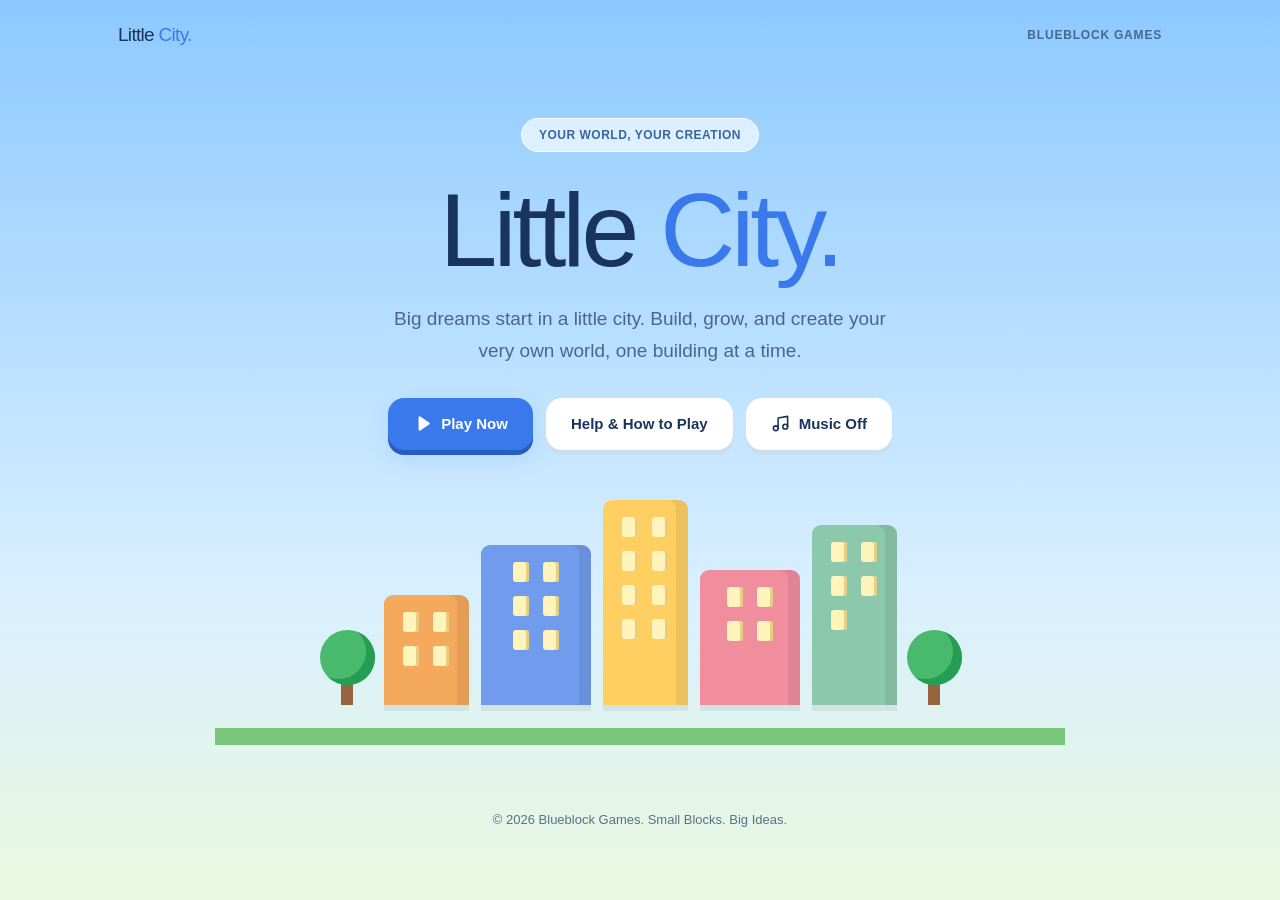
<file: index.html>
<!doctype html>
<html lang="en">
  <head>
    <meta charset="UTF-8" />
    <meta
      name="viewport"
      content="width=device-width, initial-scale=1, viewport-fit=cover"
    />
    <meta name="theme-color" content="#8dc9ff" />
    <meta
      name="description"
      content="Build, grow, and manage your own city in Little City by Blueblock Games."
    />
    <link rel="icon" href="web/favicon.svg" type="image/svg+xml" />
    <script type="application/ld+json">
      {
        "@context": "https://schema.org",
        "@type": "VideoGame",
        "@id": "https://blueblock-games.github.io/Little-City/",
        "name": "Little City",
        "alternateName": "Blueblock Games - Little City",
        "url": "https://blueblock-games.github.io/Little-City/",
        "mainEntityOfPage": "https://blueblock-games.github.io/Little-City/",
        "description": "Build your dream city entirely in the web with Little City"
        "operatingSystem": "Any (Web Browser)",
        "inLanguage": "en",
        "datePublished": "2026-11-10",
        "author": {
          "@type": "Organization",
          "@id": "https://github.com/Blueblock-Games",
          "name": "Blueblock Games",
          "url": "https://github.com/Blueblock-Games"
        },
        "publisher": {
          "@type": "Organization",
          "@id": "https://github.com/Blueblock-Games",
          "name": "Blueblock Games",
          "url": "https://github.com/Blueblock-Games"
        },
        "sameAs": [
          "https://wikidata.org",
          "https://igdb.com",
          "https://itch.io",
          "https://youtube.com",
          "https://x.com"
        ]
      }
    </script>

    <title>Little City | Blueblock Games</title>

    <style>
      :root {
        --blue: #3979eb;
        --blue-dark: #285dc0;
        --text: #19345e;
        --muted: #52708f;
        --white: #ffffff;
      }

      * {
        box-sizing: border-box;
      }

      html {
        min-height: 100%;
      }

      body {
        margin: 0;
        min-height: 100vh;
        min-height: 100dvh;
        font-family: Arial, Helvetica, sans-serif;
        background: linear-gradient(
          180deg,
          #8dc9ff 0%,
          #d8efff 65%,
          #eaf9df 100%
        );
        color: var(--text);
        overflow: hidden;
        user-select: none;
      }

      button,
      a {
        -webkit-tap-highlight-color: transparent;
      }

      button {
        font-family: inherit;
      }

      button:focus-visible,
      a:focus-visible {
        outline: 3px solid #173d85;
        outline-offset: 4px;
      }

      header {
        max-width: 1100px;
        margin: auto;
        padding: 24px 28px;
        display: flex;
        align-items: center;
        justify-content: space-between;
        gap: 16px;
      }

      .brand {
        font-size: 19px;
        font-weight: 500;
        letter-spacing: -0.7px;
        white-space: nowrap;
      }

      .brand span {
        color: var(--blue);
      }

      .studio {
        font-size: 12px;
        font-weight: 600;
        letter-spacing: 0.8px;
        color: #45688e;
        text-align: right;
      }

      main {
        max-width: 1100px;
        margin: auto;
        padding: 48px 24px 45px;
        text-align: center;
      }

      .pill {
        display: inline-block;
        padding: 9px 17px;
        border-radius: 100px;
        background: #ffffffa8;
        border: 1px solid #ffffff;
        color: #3866a1;
        font-size: 12px;
        font-weight: 700;
        letter-spacing: 0.5px;
      }

      h1 {
        margin: 24px 0 18px;
        font-size: clamp(54px, 11vw, 104px);
        font-weight: 500;
        line-height: 1.05;
        letter-spacing: -4px;
      }

      h1 span {
        color: var(--blue);
      }

      .subtitle {
        max-width: 520px;
        margin: 0 auto;
        color: #496788;
        font-size: clamp(16px, 2vw, 19px);
        line-height: 1.65;
      }

      .actions {
        display: flex;
        justify-content: center;
        flex-wrap: wrap;
        align-items: center;
        gap: 13px;
        margin-top: 32px;
      }

      .btn {
        display: inline-flex;
        align-items: center;
        justify-content: center;
        gap: 9px;
        min-height: 52px;
        min-width: 145px;
        padding: 15px 25px;
        border: 0;
        border-radius: 16px;
        font-size: 15px;
        font-weight: 600;
        line-height: 1.3;
        text-decoration: none;
        cursor: pointer;
        transition:
          transform 0.18s,
          background 0.18s;
      }

      .btn:hover {
        transform: translateY(-2px);
      }

      .btn:active {
        transform: translateY(1px);
      }

      .play {
        background: var(--blue);
        color: white;
        box-shadow:
          0 5px 0 var(--blue-dark),
          0 10px 22px #3979eb25;
      }

      .play:hover {
        background: #316edc;
      }

      .secondary {
        background: white;
        color: var(--text);
        box-shadow: 0 5px 0 #c9dff0;
      }

      .secondary:hover {
        background: #f5faff;
      }

      .music-btn {
        min-width: 115px;
      }

      .music-btn[aria-pressed="true"] {
        background: #e4f1ff;
        color: #245bb4;
      }

      .btn svg {
        width: 19px;
        height: 19px;
        flex-shrink: 0;
      }

      .city {
        margin: 55px auto 0;
        max-width: 850px;
        height: 240px;
        position: relative;
        display: flex;
        align-items: flex-end;
        justify-content: center;
        gap: 12px;
        padding: 0 20px 23px;
        border-bottom: 17px solid #78c67a;
        user-select: none;
        pointer-events: none;
      }

      .building {
        position: relative;
        width: 85px;
        height: var(--h);
        border-radius: 9px 9px 0 0;
        background: var(--c);
        box-shadow:
          inset -12px 0 #00000012,
          0 6px 0 #00000010;
        display: grid;
        grid-template-columns: repeat(2, 16px);
        grid-auto-rows: 20px;
        justify-content: center;
        align-content: start;
        gap: 14px;
        padding-top: 17px;
        flex-shrink: 1;
      }

      .building i {
        background: #fff5bc;
        border-radius: 3px;
        box-shadow: inset -3px 0 #e6ce83;
      }

      .building:nth-child(3) {
        width: 110px;
      }

      .building:nth-child(5) {
        width: 100px;
      }

      .tree {
        width: 50px;
        height: 75px;
        position: relative;
        flex-shrink: 0;
      }

      .tree::before {
        content: "";
        position: absolute;
        width: 12px;
        height: 42px;
        bottom: 0;
        left: 19px;
        background: #98643f;
      }

      .tree::after {
        content: "";
        position: absolute;
        width: 55px;
        height: 55px;
        left: -2px;
        top: 0;
        border-radius: 50%;
        background: #49b96d;
        box-shadow: inset -9px -6px #259e53;
      }

      footer {
        padding: 22px 20px 30px;
        text-align: center;
        color: #58718d;
        font-size: 13px;
      }

      dialog {
        width: min(92vw, 460px);
        max-height: min(85vh, 700px);
        overflow-y: auto;
        border: none;
        border-radius: 24px;
        padding: 30px;
        background: white;
        color: var(--text);
        box-shadow: 0 25px 90px #17345b55;
      }

      dialog::backdrop {
        background: #142c4a80;
        backdrop-filter: blur(5px);
      }

      dialog h2 {
        margin: 0 0 12px;
        font-size: 25px;
        font-weight: 600;
      }

      dialog p,
      dialog li {
        color: #526b86;
        line-height: 1.7;
      }

      dialog ol {
        padding-left: 23px;
      }

      dialog li {
        margin-bottom: 8px;
      }

      dialog .btn {
        width: 100%;
        margin-top: 12px;
      }

      @media (max-width: 600px) {
        header {
          padding: 19px;
        }

        main {
          padding: 45px 18px 30px;
        }

        h1 {
          letter-spacing: -3px;
        }

        .actions {
          gap: 11px;
        }

        .actions .btn {
          flex: 1 1 135px;
          min-width: 0;
          padding: 14px 12px;
          font-size: 14px;
        }

        .music-btn {
          flex: 0 1 150px !important;
        }

        .city {
          gap: 6px;
          height: 170px;
          margin-top: 42px;
          padding-inline: 4px;
        }

        .building {
          width: 48px;
          height: calc(var(--h) * 0.7);
          grid-template-columns: repeat(2, 9px);
          grid-auto-rows: 13px;
          gap: 8px;
          padding-top: 10px;
        }

        .building:nth-child(3),
        .building:nth-child(5) {
          width: 65px;
        }

        .tree {
          transform: scale(0.65);
          width: 30px;
          transform-origin: bottom center;
        }

        dialog {
          padding: 24px;
        }
      }

      @media (max-width: 360px) {
        .studio {
          font-size: 10px;
        }

        .city {
          gap: 3px;
        }

        .tree {
          display: none;
        }
      }

      @media (prefers-reduced-motion: reduce) {
        *,
        *::before,
        *::after {
          transition: none !important;
        }
      }
    </style>
  </head>

  <body>
    <header>
      <div class="brand">Little <span>City.</span></div>

      <div class="studio">BLUEBLOCK GAMES</div>
    </header>

    <main>
      <div class="pill">YOUR WORLD, YOUR CREATION</div>

      <h1>Little <span>City.</span></h1>

      <p class="subtitle">
        Big dreams start in a little city. Build, grow, and create your very own
        world, one building at a time.
      </p>

      <div class="actions">
        <a class="btn play" href="web/index.html">
          <svg viewBox="0 0 24 24" fill="currentColor" aria-hidden="true">
            <path
              d="M7 4.5a1.5 1.5 0 0 1 2.3-1.27l11 7.5a1.5 1.5 0 0 1 0 2.54l-11 7.5A1.5 1.5 0 0 1 7 19.5z"
            />
          </svg>
          Play Now
        </a>

        <button class="btn secondary" id="helpBtn" type="button">
          Help &amp; How to Play
        </button>

        <button
          class="btn secondary music-btn"
          id="musicBtn"
          type="button"
          aria-pressed="false"
          aria-label="Turn background music on"
        >
          <svg
            viewBox="0 0 24 24"
            fill="none"
            stroke="currentColor"
            stroke-width="2"
            stroke-linecap="round"
            stroke-linejoin="round"
            aria-hidden="true"
          >
            <path d="M9 18V5l12-2v13" />
            <circle cx="6" cy="18" r="3" />
            <circle cx="18" cy="16" r="3" />
          </svg>
          <span id="musicLabel">Music Off</span>
        </button>
      </div>

      <div class="city" aria-hidden="true">
        <div class="tree"></div>

        <div class="building" style="--h: 110px; --c: #f5a95c">
          <i></i><i></i><i></i><i></i>
        </div>

        <div class="building" style="--h: 160px; --c: #719bed">
          <i></i><i></i><i></i><i></i><i></i><i></i>
        </div>

        <div class="building" style="--h: 205px; --c: #ffcf62">
          <i></i><i></i><i></i><i></i> <i></i><i></i><i></i><i></i>
        </div>

        <div class="building" style="--h: 135px; --c: #f18e9e">
          <i></i><i></i><i></i><i></i>
        </div>

        <div class="building" style="--h: 180px; --c: #8bc8ac">
          <i></i><i></i><i></i><i></i><i></i>
        </div>

        <div class="tree"></div>
      </div>
    </main>

    <footer>
      &copy; <span id="year">2026</span> Blueblock Games. Small Blocks. Big
      Ideas.
    </footer>

    <dialog id="helpDialog" aria-labelledby="helpTitle">
      <h2 id="helpTitle">How to Play Little City</h2>

      <p>Ready to become the mayor? Here's how to get started.</p>

      <ol>
        <li>
          <strong>Name your city.</strong>
          Choose a name for your new world.
        </li>
        <li>
          <strong>Start building.</strong>
          Place roads, houses, and other buildings.
        </li>
        <li>
          <strong>Earn money.</strong>
          Your city generates income over time.
        </li>
        <li>
          <strong>Keep expanding.</strong>
          Add schools, hospitals, parks, and services.
        </li>
        <li>
          <strong>Play together.</strong>
          Collaborate with friends using multiplayer features.
        </li>
      </ol>

      <button class="btn play" id="closeHelp" type="button">Got It!</button>
    </dialog>

    <script>
      // Help dialog

      const helpDialog = document.getElementById("helpDialog");
      const helpBtn = document.getElementById("helpBtn");
      const closeHelp = document.getElementById("closeHelp");

      helpBtn.addEventListener("click", () => {
        helpDialog.showModal();
      });

      closeHelp.addEventListener("click", () => {
        helpDialog.close();
      });

      document.getElementById("year").textContent = new Date().getFullYear();

      // Little City background music
      const musicBtn = document.getElementById("musicBtn");
      const musicLabel = document.getElementById("musicLabel");

      const music = new Audio("music.mp3");
      music.loop = true;
      music.volume = 0.35;
      music.preload = "auto";

      function updateMusicButton() {
        const playing = !music.paused;

        musicLabel.textContent = playing ? "Music On" : "Music Off";
        musicBtn.setAttribute("aria-pressed", String(playing));
        musicBtn.setAttribute(
          "aria-label",
          playing ? "Turn background music off" : "Turn background music on",
        );
      }

      musicBtn.addEventListener("click", async () => {
        if (music.paused) {
          try {
            await music.play();
          } catch (error) {
            console.error("Could not play music.mp3:", error);
          }
        } else {
          music.pause();
        }

        updateMusicButton();
      });

      music.addEventListener("play", updateMusicButton);
      music.addEventListener("pause", updateMusicButton);

      music.addEventListener("error", () => {
        console.error("Failed to load music.mp3");
        updateMusicButton();
      });

      window.addEventListener("pagehide", () => {
        music.pause();
      });
    </script>
  </body>
</html>
</file>
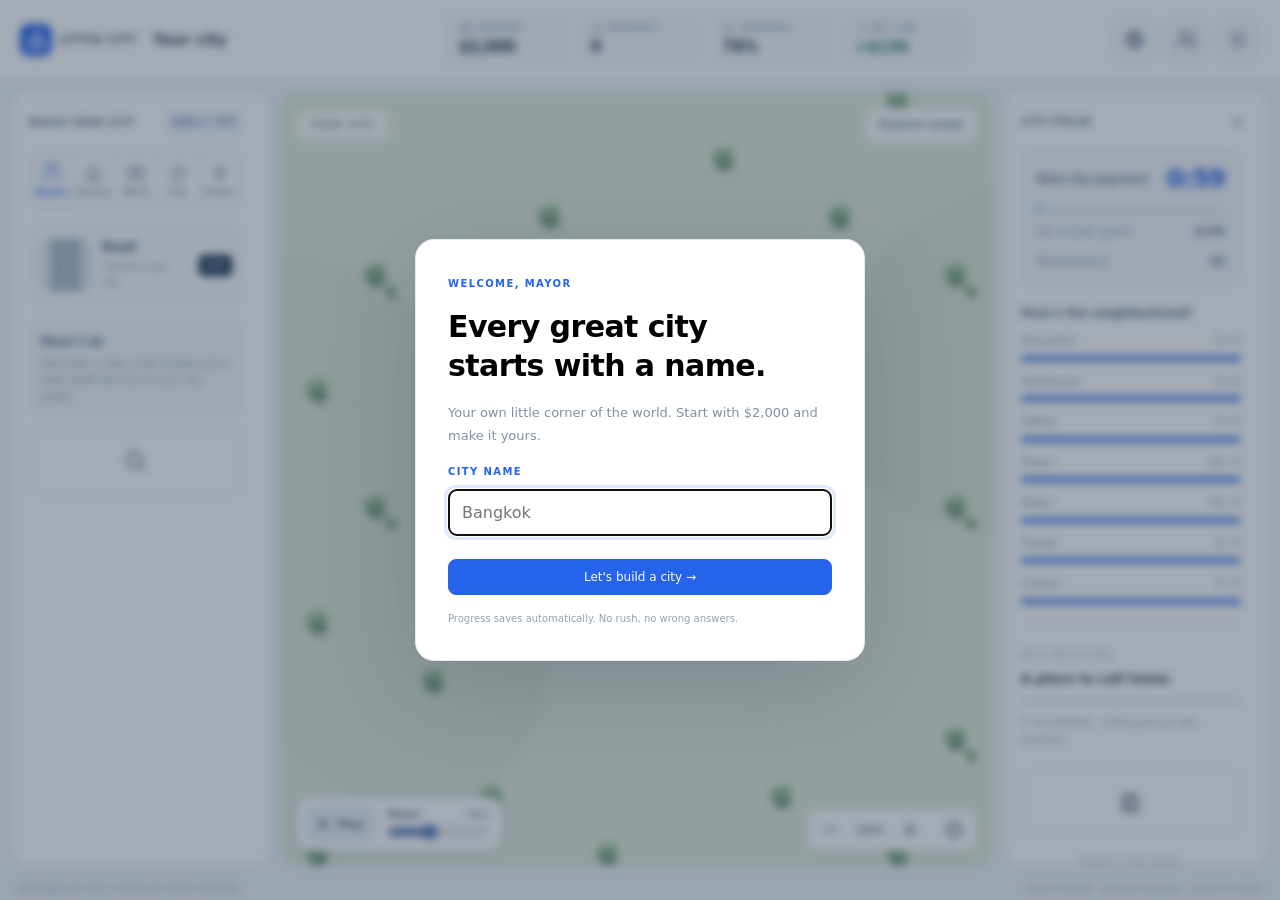
<file: web/index.html>
<!doctype html>
<html lang="en">
  <head>
    <meta charset="UTF-8" />
    <meta
      name="viewport"
      content="width=device-width, initial-scale=1, viewport-fit=cover"
    />
    <meta name="theme-color" content="#2563eb" />
    <link rel="icon" type="image/svg+xml" href="favicon.svg" />
    <link
      rel="alternate icon"
      type="image/png"
      sizes="32x32"
      href="favicon-32.png"
    />
    <link rel="apple-touch-icon" sizes="180x180" href="apple-touch-icon.png" />
    <title>Little City — Mayor's Workshop</title>
    <link rel="stylesheet" href="style.css" />
    <link rel="stylesheet" href="toolbar.css" />
    <link rel="stylesheet" href="desktop.css" />
  </head>
  <body class="game">
    <header class="gameHeader">
      <div class="cityIdentity">
        <a class="brand" href="./" aria-label="Little City home"
          ><span class="logo" aria-hidden="true"
            ><svg
              class="cityLogo"
              xmlns="http://www.w3.org/2000/svg"
              viewBox="0 0 24 24"
              width="22"
              height="22"
              fill="none"
              stroke="currentColor"
              stroke-width="1.8"
              stroke-linecap="round"
              stroke-linejoin="round"
              focusable="false"
            >
              <path
                d="M3 21h18M5 21V10h5M10 21V3h7v18M17 11h4v10M13 7h1M13 11h1M13 15h1M7 14h.01M7 17h.01M19 15h.01M19 18h.01"
              /></svg></span
          ><span>LITTLE CITY<small>MAYOR'S WORKSHOP</small></span></a
        ><button id="cityName" title="Rename city">Your city</button>
      </div>
      <div class="stats">
        <div><small>TREASURY</small><strong id="money">$2,000</strong></div>
        <div><small>RESIDENTS</small><strong id="population">0</strong></div>
        <div><small>HAPPINESS</small><strong id="happy">75%</strong></div>
        <div><small>NET / MIN</small><strong id="net">+$120</strong></div>
      </div>
      <div class="headerActions" role="group" aria-label="City actions">
        <button id="worldButton" title="Manage cities, country and continent">
          World map</button
        ><button
          id="coopButton"
          title="Play together"
          aria-label="Play together"
        >
          Play together</button
        ><button
          id="menuButton"
          aria-label="Open game menu"
          aria-haspopup="dialog"
          aria-controls="modal"
          aria-expanded="false"
        >
          <svg
            class="menuIcon"
            viewBox="0 0 24 24"
            width="20"
            height="20"
            aria-hidden="true"
            focusable="false"
          >
            <path
              d="M4 6h16M4 12h16M4 18h16"
              fill="none"
              stroke="currentColor"
              stroke-width="2"
              stroke-linecap="round"
            />
          </svg>
          ><span>Menu</span>
        </button>
      </div>
    </header>
    <main>
      <aside id="builder" aria-label="Construction tools">
        <div class="mobileSheetHeader">
          <b>Build your city</b
          ><button id="closeBuild" aria-label="Close building tools">
            Done
          </button>
        </div>
        <div class="sectionHeading">
          <span>BUILD YOUR CITY</span><span id="level">LEVEL 1</span>
        </div>
        <h1>A little town.<br />Big possibilities.</h1>
        <p class="muted">Pick a building. Find its place.</p>
        <div id="categories" class="tabs"></div>
        <div id="buildList"></div>
        <div class="tip">
          <b>Mayor's tip</b>
          <p id="tipText">
            Start with a road, a few houses and a shop. Build services as your
            city grows.
          </p>
        </div>
        <button id="inspectTool" class="wide">
          Select & inspect <kbd>Esc</kbd>
        </button>
      </aside>
      <section id="mapArea" aria-label="Interactive city map">
        <canvas
          id="map"
          tabindex="0"
          aria-label="City map. Click to build. Drag to pan. Arrow keys move the cursor, Enter builds, plus and minus zoom."
        ></canvas
        ><button
          id="coopStatus"
          class="coopStatus"
          hidden
          aria-label="Shared city players"
        ></button>
        <div class="mapHeading">
          <span class="liveDot"></span
          ><span id="mapLabel">YOUR NEXT GREAT PLACE</span
          ><span id="toolLabel">Explore mode</span>
        </div>
        <div class="mapBottom">
          <span id="coords">40 × 40 plots · room to grow</span>
          <div class="zoom">
            <button id="zoomOut" aria-label="Zoom out">−</button
            ><span id="zoomText">100%</span
            ><button id="zoomIn" aria-label="Zoom in">+</button
            ><button id="centerMap" aria-label="Center map">⌖</button>
          </div>
        </div>
        <div
          id="musicControls"
          class="musicControls"
          role="group"
          aria-label="Music controls"
        >
          <button
            id="musicToggle"
            type="button"
            aria-label="Play music"
            aria-pressed="false"
            title="Play music"
          >
            <svg
              id="musicPlayIcon"
              class="musicPlayIcon"
              viewBox="0 0 24 24"
              aria-hidden="true"
              focusable="false"
            >
              <path d="M8 5v14l11-7z" fill="currentColor" />
            </svg>
            <span id="musicToggleLabel">Play</span>
            <svg
              id="musicPauseIcon"
              class="musicPauseIcon"
              viewBox="0 0 24 24"
              aria-hidden="true"
              focusable="false"
              hidden
            >
              <path d="M7 5h4v14H7zm6 0h4v14h-4z" fill="currentColor" />
            </svg>
          </button>
          <label class="musicVolumeControl" for="musicVolume">
            <span class="musicLabels"
              ><span>Music</span><output id="musicVolumeValue" for="musicVolume"
                >12%</output
              ></span
            >
            <input
              id="musicVolume"
              type="range"
              min="0"
              max="0.3"
              step="0.01"
              value="0.12"
              aria-label="Music volume"
            />
          </label>
        </div>
        <div id="toast" role="status" aria-live="polite"></div>
      </section>
      <aside id="details" aria-label="City information">
        <div class="mobileSheetHeader">
          <b>City & building details</b
          ><button id="closeDetails" aria-label="Close city information">
            Done
          </button>
        </div>
        <div class="sectionHeading">
          <span>CITY PULSE</span><span class="liveDot"></span>
        </div>
        <h2>Good things take shape.</h2>
        <p class="muted">Every road is a new beginning.</p>
        <div class="payment">
          <div>
            <span>Next city payment</span><strong id="countdown">1:00</strong>
          </div>
          <progress id="timer" max="60" value="0"></progress>
          <p><span>Tax & town grant</span><b id="income">$120</b></p>
          <p><span>Maintenance</span><b id="expenses">$0</b></p>
        </div>
        <div id="selected"></div>
        <h3>How's the neighborhood?</h3>
        <div id="services"></div>
        <p id="districtBenefits" class="muted"></p>
        <div class="milestone">
          <small>NEXT MILESTONE</small>
          <h3 id="milestoneTitle"></h3>
          <progress id="milestoneProgress" max="8" value="0"></progress>
          <p id="milestoneText"></p>
        </div>
        <button id="achievements" class="wide">City journal →</button>
        <p id="saveState" class="saveState">Saved on this device</p>
      </aside>
    </main>
    <nav id="mobileNav" aria-label="Game controls">
      <button id="mobileExplore" aria-pressed="true">Explore</button
      ><button id="mobileBuild" aria-controls="builder" aria-expanded="false">
        Build</button
      ><button id="mobilePulse" aria-controls="details" aria-expanded="false">
        City info</button
      ><button id="mobileWorld">World</button>
    </nav>
    <footer>
      <span>DESIGNED BY YOU. LOVED BY YOUR CITIZENS.</span
      ><span>Click to build · Drag to explore · Scroll to zoom</span>
    </footer>
    <dialog id="welcome">
      <form id="welcomeForm">
        <span class="eyebrow">WELCOME, MAYOR</span>
        <h2>Every great city<br />starts with a name.</h2>
        <p>
          Your own little corner of the world. Start with $2,000 and make it
          yours.
        </p>
        <label for="newName">CITY NAME</label
        ><input
          id="newName"
          maxlength="40"
          placeholder="Bangkok"
          required
          autocomplete="off"
        /><button class="primary wide" type="submit">
          Let's build a city →</button
        ><small>Progress saves automatically. No rush, no wrong answers.</small>
      </form>
    </dialog>
    <dialog id="modal" aria-label="City panel">
      <div id="modalContent"></div>
      <button id="closeModal" class="wide">Back to city</button>
    </dialog>
    <input
      type="file"
      id="importFile"
      accept=".json,application/json"
      hidden
    /><audio
      id="backgroundMusic"
      src="../music.mp3"
      loop
      preload="none"
    ></audio>
    <script src="engine.js"></script>
    <script src="world.js"></script>
    <script src="icons.js"></script>
    <script src="art.js"></script>
    <script src="game.js"></script>
    <script src="coop-client.js"></script>
    <script src="mobile.js"></script>
  </body>
</html>
</file>
<file: web/style.css>
* {
  box-sizing: border-box;
}
:root {
  font-family:
    Inter,
    ui-sans-serif,
    system-ui,
    -apple-system,
    BlinkMacSystemFont,
    "Segoe UI",
    sans-serif;
  color: #253448;
  background: #f4f6f8;
  font-synthesis: none;
}
body {
  margin: 0;
}
button,
input {
  font: inherit;
}
button,
a {
  touch-action: manipulation;
}
button {
  border: 1px solid #e1e7ec;
  border-radius: 8px;
  background: white;
  color: #34445a;
  padding: 10px 12px;
  cursor: pointer;
  transition:
    background 0.16s,
    transform 0.16s;
}
button:hover {
  background: #edf3fd;
}
button:focus-visible,
a:focus-visible,
canvas:focus-visible {
  outline: 3px solid #2563eb;
  outline-offset: 2px;
}
button:disabled {
  opacity: 0.5;
  cursor: not-allowed;
}
header {
  height: 90px;
  padding: 0 26px;
  background: white;
  display: flex;
  align-items: center;
  gap: 25px;
  border-bottom: 1px solid #e5e9ee;
}
.brand {
  color: #22324b;
  text-decoration: none;
  font-weight: 850;
  font-size: 14px;
  letter-spacing: 1.5px;
  display: flex;
  gap: 10px;
  align-items: center;
  white-space: nowrap;
}
.brand small {
  font-size: 8px;
  letter-spacing: 2px;
  display: block;
  margin-top: 4px;
  color: #8793a3;
}
.logo {
  display: grid;
  place-items: center;
  background: #2563eb;
  color: white;
  width: 40px;
  height: 40px;
  border-radius: 11px;
  font-size: 29px;
}
#cityName {
  font-weight: 650;
  border: 0;
  font-size: 17px;
  max-width: 190px;
  overflow: hidden;
  text-overflow: ellipsis;
  white-space: nowrap;
}
.stats {
  display: flex;
  gap: 30px;
  flex: 1;
  justify-content: center;
}
.stats small {
  font-size: 9px;
  letter-spacing: 1.3px;
  color: #8490a0;
  display: block;
  margin-bottom: 5px;
}
.stats strong {
  font-size: 21px;
  font-weight: 650;
}
#net {
  color: #278568;
}
#menuButton {
  font-size: 12px;
}
main {
  display: grid;
  grid-template-columns: 253px minmax(0, 1fr) 271px;
  height: calc(100dvh - 124px);
  min-height: 500px;
}
aside {
  background: #fff;
  padding: 25px 20px;
  overflow-y: auto;
  scrollbar-width: thin;
}
#builder {
  border-right: 1px solid #e4e8ed;
}
#details {
  border-left: 1px solid #e4e8ed;
}
.sectionHeading {
  font-size: 9px;
  font-weight: 750;
  letter-spacing: 1.4px;
  display: flex;
  justify-content: space-between;
  color: #8190a2;
}
#level {
  color: #2563eb;
  background: #edf3ff;
  padding: 3px 6px;
  border-radius: 4px;
}
h1 {
  font-size: 26px;
  line-height: 1.23;
  letter-spacing: -1px;
  margin: 23px 0 10px;
}
h2 {
  font-size: 22px;
  letter-spacing: -0.6px;
  line-height: 1.3;
}
h3 {
  font-size: 13px;
  margin: 23px 0 12px;
}
.muted {
  color: #8a95a3;
  font-size: 12px;
  line-height: 1.7;
}
.tabs {
  display: flex;
  overflow: auto;
  gap: 5px;
  margin: 24px -5px 14px;
  padding-bottom: 8px;
  scrollbar-width: thin;
}
.tabs button {
  font-size: 10px;
  border: 0;
  padding: 8px;
}
.tabs .active {
  background: #eaf1ff;
  color: #2563eb;
  font-weight: 700;
}
.buildCard {
  width: 100%;
  display: flex;
  text-align: left;
  gap: 11px;
  align-items: center;
  margin-bottom: 8px;
  padding: 11px 9px;
}
.buildCard.active {
  background: #edf4ff;
  border-color: #80a7ef;
  box-shadow: 0 0 0 1px #80a7ef;
}
.buildCard canvas {
  width: 43px;
  height: 43px;
  background: #edf3ed;
  border-radius: 6px;
  flex-shrink: 0;
}
.buildCard b {
  font-size: 12px;
  display: block;
  margin-bottom: 5px;
}
.buildCard small {
  font-size: 10px;
  color: #8b96a3;
}
.buildCard .price {
  margin-left: auto;
  color: #2563eb;
  font-size: 11px;
  font-weight: 700;
}
.tip {
  margin-top: 24px;
  border-radius: 10px;
  background: #f5f8fd;
  padding: 15px;
  font-size: 11px;
  color: #74859b;
  line-height: 1.65;
}
.tip b {
  color: #3c5679;
}
.tip p {
  margin: 5px 0 0;
}
.wide {
  width: 100%;
  margin-top: 13px;
  font-size: 12px;
}
kbd {
  font: 9px inherit;
  margin-left: 15px;
  color: #8c97a7;
}
#mapArea {
  position: relative;
  overflow: hidden;
  background: #c4dbb5;
}
#map {
  width: 100%;
  height: 100%;
  display: block;
  touch-action: none;
  cursor: grab;
}
.mapHeading {
  position: absolute;
  left: 22px;
  top: 22px;
  right: 22px;
  display: flex;
  gap: 9px;
  align-items: center;
  pointer-events: none;
  font-size: 9px;
  letter-spacing: 1.3px;
  color: #4d6d4b;
  font-weight: 750;
}
#toolLabel {
  margin-left: auto;
  background: #ffffffdc;
  padding: 9px 12px;
  border-radius: 7px;
  letter-spacing: 0;
  font-size: 11px;
  color: #506076;
}
.liveDot {
  background: #42a078;
  border-radius: 50%;
  width: 6px;
  height: 6px;
  display: inline-block;
}
.mapBottom {
  position: absolute;
  bottom: 18px;
  left: 20px;
  right: 20px;
  display: flex;
  justify-content: space-between;
  align-items: center;
  gap: 10px;
}
#coords {
  color: #58764f;
  font-size: 10px;
}
.zoom {
  background: white;
  display: flex;
  border-radius: 8px;
  box-shadow: 0 2px 12px #35542a13;
  align-items: center;
}
.zoom button {
  border: 0;
  border-radius: 8px;
  font-size: 19px;
  padding: 7px 11px;
}
.zoom span {
  font-size: 10px;
  min-width: 36px;
  text-align: center;
}
.payment {
  background: #f7f9fc;
  border: 1px solid #e9edf3;
  border-radius: 12px;
  padding: 15px;
  margin-top: 23px;
  font-size: 11px;
}
.payment > div {
  display: flex;
  align-items: center;
  justify-content: space-between;
}
.payment strong {
  font-size: 19px;
  color: #2563eb;
}
.payment p {
  display: flex;
  justify-content: space-between;
  color: #7f8da1;
  margin: 13px 0 0;
}
.payment b {
  color: #50627b;
  font-weight: 550;
}
progress {
  display: block;
  width: 100%;
  height: 5px;
  border: 0;
  border-radius: 8px;
  margin-top: 13px;
  accent-color: #3474e5;
}
progress::-webkit-progress-bar {
  background: #e5eaf1;
  border-radius: 8px;
}
progress::-webkit-progress-value {
  background: #3474e5;
  border-radius: 8px;
}
.service {
  font-size: 10px;
  margin: 11px 0;
}
.service > div {
  display: flex;
  justify-content: space-between;
  color: #718197;
}
.service progress {
  height: 4px;
  margin-top: 6px;
}
.milestone {
  border-top: 1px solid #e8edf2;
  margin-top: 24px;
  padding-top: 22px;
}
.milestone small {
  font-size: 9px;
  color: #93a0af;
  letter-spacing: 1px;
}
.milestone h3 {
  margin: 9px 0;
}
.milestone p {
  font-size: 10px;
  color: #8996a6;
}
.saveState {
  text-align: center;
  font-size: 9px;
  color: #9ba6b2;
  margin-top: 20px;
}
#selected {
  font-size: 12px;
  line-height: 1.65;
}
#selected:not(:empty) {
  border: 1px solid #b7ceef;
  background: #f6f9ff;
  border-radius: 10px;
  padding: 14px;
  margin-top: 20px;
}
#selected h3 {
  margin: 0 0 5px;
}
.primary {
  background: #2563eb;
  border-color: #2563eb;
  color: white;
}
.primary:hover {
  background: #1d52c9;
}
.danger {
  color: #bd4b48;
}
footer {
  height: 34px;
  background: white;
  display: flex;
  align-items: center;
  justify-content: space-between;
  padding: 0 25px;
  font-size: 8px;
  letter-spacing: 1px;
  color: #8e9cac;
}
dialog {
  border: 1px solid #e5eaf1;
  border-radius: 19px;
  width: min(450px, calc(100% - 30px));
  padding: 32px;
  box-shadow: 0 24px 100px #23344b33;
  max-height: 90dvh;
  overflow: auto;
}
dialog::backdrop {
  background: #1c2d4766;
  backdrop-filter: blur(4px);
}
dialog h2 {
  font-size: 30px;
  margin: 16px 0;
}
dialog p {
  color: #8190a2;
  font-size: 13px;
  line-height: 1.8;
}
dialog label,
.eyebrow {
  font-size: 10px;
  font-weight: 700;
  letter-spacing: 1.4px;
  color: #2563eb;
}
dialog input {
  border: 1px solid #d6dee8;
  border-radius: 8px;
  padding: 13px;
  width: 100%;
  margin: 10px 0;
}
dialog small {
  display: block;
  font-size: 10px;
  color: #94a0af;
  line-height: 1.8;
  margin-top: 15px;
}
#toast {
  position: absolute;
  left: 50%;
  bottom: 75px;
  transform: translateX(-50%);
  max-width: 90%;
  width: max-content;
  background: #fff;
  color: #405777;
  box-shadow: 0 5px 30px #33553322;
  border-radius: 10px;
  padding: 13px 19px;
  font-size: 12px;
  opacity: 0;
  pointer-events: none;
  transition: opacity 0.2s;
}
#toast.show {
  opacity: 1;
}
.menuActions {
  display: grid;
  gap: 7px;
}
.journalRow {
  border-bottom: 1px solid #eee;
  padding: 12px 0;
  font-size: 12px;
}
.cityRow {
  display: block;
  text-align: left;
  width: 100%;
  margin: 10px 0;
}
.adminHeader {
  padding: 30px;
  max-width: 1100px;
  margin: auto;
}
.adminGrid {
  display: grid;
  grid-template-columns: repeat(auto-fit, minmax(230px, 1fr));
  gap: 15px;
}
.adminCard {
  background: white;
  border: 1px solid #e1e7ef;
  border-radius: 12px;
  padding: 20px;
}
.adminCard h3 {
  margin: 0;
}
.adminCard p {
  font-size: 12px;
  color: #7c8b9d;
}
@media (min-width: 1600px) {
  main {
    grid-template-columns: 290px 1fr 300px;
  }
  aside {
    padding: 30px;
  }
}
@media (max-width: 1100px) {
  header {
    gap: 12px;
    padding: 0 15px;
  }
  .stats {
    gap: 18px;
  }
  .brand {
    font-size: 11px;
  }
  .brand small {
    font-size: 6px;
  }
  main {
    grid-template-columns: 210px 1fr 220px;
  }
  aside {
    padding: 20px 14px;
  }
  h1 {
    font-size: 23px;
  }
  .stats strong {
    font-size: 18px;
  }
  #cityName {
    max-width: 110px;
    font-size: 14px;
  }
}
@media (max-width: 800px) {
  header {
    height: 112px;
    flex-wrap: wrap;
    padding: 10px 14px;
    gap: 8px;
    justify-content: space-between;
  }
  .brand {
    flex: 1;
  }
  #cityName {
    max-width: 140px;
  }
  .stats {
    order: 5;
    flex-basis: 100%;
    justify-content: space-between;
    gap: 10px;
  }
  .stats small {
    font-size: 8px;
    margin-bottom: 2px;
  }
  .stats strong {
    font-size: 17px;
  }
  main {
    height: auto;
    min-height: 0;
    grid-template-columns: 1fr;
  }
  #mapArea {
    height: 55dvh;
    min-height: 320px;
    grid-row: 1;
  }
  #builder {
    padding: 15px;
  }
  #builder h1,
  #builder > .muted,
  .tip {
    display: none;
  }
  #categories {
    margin: 10px 0;
  }
  #buildList {
    display: flex;
    overflow: auto;
    gap: 8px;
  }
  .buildCard {
    min-width: 170px;
    width: 170px;
    margin: 0;
  }
  .sectionHeading {
    font-size: 9px;
  }
  #details {
    padding: 18px;
    display: grid;
    grid-template-columns: 1fr 1fr;
    gap: 0 22px;
  }
  #details > .sectionHeading,
  #details > h2,
  #details > .muted {
    display: none;
  }
  .payment {
    margin: 0;
  }
  #services {
    grid-column: 2;
    grid-row: 2 / span 2;
  }
  #details > h3 {
    grid-column: 2;
    grid-row: 1;
    margin: 0;
  }
  #selected {
    grid-column: 1 / -1;
  }
  .milestone {
    margin-top: 15px;
  }
  footer {
    height: auto;
    min-height: 30px;
    padding: 10px 14px;
  }
  footer span:last-child {
    display: none;
  }
  .mapHeading {
    left: 14px;
    right: 14px;
    top: 14px;
  }
  #coords {
    font-size: 9px;
  }
  .mapBottom {
    left: 12px;
    right: 12px;
  }
}
@media (prefers-reduced-motion: reduce) {
  * {
    transition: none !important;
  }
}
/* Wider atlas modal, with a mobile-friendly list alongside the map. */
.worldDialog {
  width: min(940px, calc(100% - 28px));
  padding: 28px;
}
.worldDialog h2 {
  margin: 13px 0;
}
.worldPromotion {
  background: #edf4ff;
  border: 1px solid #d8e6fc;
  border-radius: 9px;
  padding: 12px 15px;
  color: #436493;
  font-size: 12px;
  line-height: 1.7;
}
.worldNames {
  margin: 12px 0;
}
.worldAtlas {
  background: #edf5f9;
  border-radius: 13px;
  border: 1px solid #dbe6ed;
  margin: 18px 0;
  overflow: hidden;
}
.worldAtlas svg {
  display: block;
  width: 100%;
  max-height: 620px;
}
.worldAtlas g[role="button"] {
  cursor: pointer;
}
.worldAtlas g[role="button"]:focus {
  outline: none;
  filter: drop-shadow(0 0 4px #2563eb);
}
.countryList {
  display: grid;
  grid-template-columns: repeat(auto-fit, minmax(240px, 1fr));
  gap: 12px;
}
.countryCard {
  position: relative;
  border: 1px solid #e0e7ee;
  border-radius: 10px;
  padding: 15px;
}
.countryCard h3 {
  margin: 0 0 12px;
  max-width: 60%;
  overflow-wrap: anywhere;
}
.renameCountry {
  position: absolute;
  right: 10px;
  top: 9px;
  font-size: 9px;
  padding: 6px;
}
.worldCity {
  display: block;
  text-align: left;
  width: 100%;
  margin: 7px 0;
  padding: 12px;
}
.worldCity.current {
  background: #f0f5ff;
  border-color: #a4c0f0;
}
.worldCity b {
  display: block;
  font-size: 12px;
}
.worldCity small {
  display: block;
  margin: 5px 0 0;
  font-size: 10px;
  line-height: 1.7;
}
.worldActions {
  padding: 8px 0 16px;
  border-bottom: 1px solid #e5eaf1;
}
.worldActions form {
  display: flex;
  flex-wrap: wrap;
  gap: 12px;
  align-items: flex-end;
}
.worldActions label {
  display: block;
  flex: 1;
  min-width: 150px;
  font-size: 10px;
  letter-spacing: 0.4px;
}
.worldActions input,
.worldActions select {
  display: block;
  width: 100%;
  height: 42px;
  padding: 10px;
  border: 1px solid #d4dfeb;
  border-radius: 8px;
  margin: 8px 0 0;
  background: #fff;
  font: 12px system-ui;
  color: #34445a;
}
.worldActions form button {
  min-height: 42px;
}
.worldActions p {
  font-size: 11px;
}
.worldDialog ~ #toast {
  z-index: 100;
}
#worldButton {
  color: #2563eb;
  font-size: 11px;
  white-space: nowrap;
}
#level {
  letter-spacing: 0.3px;
  white-space: nowrap;
}
.sectionHeading {
  gap: 5px;
}
#builder > .sectionHeading > span:first-child {
  max-width: 80px;
  line-height: 1.6;
}
@media (max-width: 800px) {
  #worldButton {
    font-size: 10px;
    padding: 8px;
  }
  .worldDialog {
    padding: 20px;
  }
  .worldAtlas svg {
    min-height: 180px;
  }
  .worldActions form {
    display: block;
  }
  .worldActions label {
    margin-bottom: 12px;
  }
  .worldActions form button {
    width: 100%;
  }
  .countryList {
    grid-template-columns: 1fr;
  }
  header {
    height: auto;
    min-height: 112px;
  }
  .brand {
    font-size: 10px;
  }
  #cityName {
    max-width: 100px;
  }
  #menuButton {
    font-size: 10px;
    padding: 8px;
  }
  .worldCity small {
    font-size: 10px;
  }
}
/* Phone/tablet game shell. The map stays visible; tools open as bottom sheets. */
#mobileNav,
.mobileSheetHeader {
  display: none;
}
@media (max-width: 900px), (max-height: 500px) and (pointer: coarse) {
  body.game {
    height: 100vh;
    height: 100dvh;
    overflow: hidden;
    display: flex;
    flex-direction: column;
    overscroll-behavior: none;
  }
  .game header {
    height: auto;
    min-height: 0;
    flex: none;
    display: grid;
    grid-template-columns: minmax(0, 1fr) minmax(75px, 1fr) auto;
    gap: 4px 8px;
    padding: calc(6px + env(safe-area-inset-top))
      max(10px, env(safe-area-inset-right)) 8px
      max(10px, env(safe-area-inset-left));
    z-index: 4;
  }
  .game .brand {
    font-size: 10px;
    letter-spacing: 1px;
    gap: 6px;
    min-width: 0;
  }
  .game .brand small {
    display: none;
  }
  .game .logo {
    width: 28px;
    height: 28px;
    font-size: 22px;
    border-radius: 8px;
    flex: none;
  }
  .game #cityName {
    font-size: 13px;
    max-width: 100%;
    width: 100%;
    min-height: 44px;
    padding: 8px 3px;
  }
  .game #menuButton {
    font-size: 11px;
    min-height: 44px;
    padding: 8px;
  }
  .game header > #worldButton {
    display: none;
  }
  .game .stats {
    grid-column: 1/-1;
    display: grid;
    grid-template-columns: repeat(4, minmax(0, 1fr));
    gap: 8px;
    min-width: 0;
    order: 0;
    flex-basis: auto;
  }
  .game .stats > div {
    min-width: 0;
  }
  .game .stats small {
    font-size: 8px;
    letter-spacing: 0.7px;
    margin: 0 0 3px;
    white-space: nowrap;
  }
  .game .stats strong {
    display: block;
    font-size: clamp(12px, 3.8vw, 18px);
    white-space: nowrap;
    overflow: hidden;
    text-overflow: ellipsis;
    font-variant-numeric: tabular-nums;
  }
  .game main {
    display: block;
    position: relative;
    flex: 1;
    min-height: 0;
    height: auto;
    margin-bottom: calc(62px + env(safe-area-inset-bottom));
    width: 100%;
    overflow: hidden;
  }
  .game #mapArea {
    height: 100%;
    min-height: 0;
    width: 100%;
  }
  .game #map {
    cursor: default;
  }
  .game footer {
    display: none;
  }
  .game #builder,
  .game #details {
    display: none;
    position: fixed;
    left: max(8px, env(safe-area-inset-left));
    right: max(8px, env(safe-area-inset-right));
    bottom: calc(70px + env(safe-area-inset-bottom));
    width: auto;
    max-height: min(56dvh, 470px);
    padding: 0 16px 16px;
    background: #fff;
    border: 1px solid #d9e3ee;
    border-radius: 16px;
    z-index: 8;
    box-shadow: 0 -6px 32px #1a31452b;
    overflow-y: auto;
    overscroll-behavior: contain;
    scroll-padding-top: 56px;
    scrollbar-width: thin;
  }
  .game #builder.mobileOpen,
  .game #details.mobileOpen {
    display: block;
  }
  .mobileSheetHeader {
    display: flex;
    justify-content: space-between;
    align-items: center;
    position: sticky;
    top: 0;
    padding: 9px 0;
    border-bottom: 1px solid #edf0f4;
    margin-bottom: 12px;
    z-index: 1;
    gap: 10px;
  }
  .mobileSheetHeader b {
    font-size: 13px;
  }
  .mobileSheetHeader button {
    min-height: 44px;
    min-width: 52px;
    font-size: 12px;
    color: #2563eb;
  }
  .game #builder h1,
  .game #builder > .muted,
  .game .tip,
  .game #details > .sectionHeading,
  .game #details > h2,
  .game #details > .muted {
    display: none;
  }
  .game #builder > .sectionHeading {
    font-size: 9px;
  }
  .game #builder > .sectionHeading > span:first-child {
    max-width: none;
  }
  .game #categories {
    margin: 8px 0 12px;
    gap: 3px;
    padding-bottom: 3px;
    overflow: auto;
  }
  .game #categories button {
    min-height: 44px;
    flex-shrink: 0;
    font-size: 12px;
    padding: 10px;
  }
  .game #buildList {
    display: grid;
    grid-template-columns: repeat(2, minmax(0, 1fr));
    gap: 8px;
    overflow: visible;
  }
  .game .buildCard {
    min-width: 0;
    width: 100%;
    margin: 0;
    padding: 10px 8px;
    gap: 7px;
    flex-wrap: wrap;
    min-height: 82px;
  }
  .game .buildCard canvas {
    width: 36px;
    height: 36px;
  }
  .game .buildCard > span:not(.price) {
    min-width: 0;
    flex: 1;
  }
  .game .buildCard b {
    font-size: 12px;
    overflow-wrap: anywhere;
  }
  .game .buildCard small {
    font-size: 10px;
    line-height: 1.5;
  }
  .game .buildCard .price {
    margin-left: 43px;
    font-size: 12px;
    width: 100%;
  }
  .game #inspectTool {
    min-height: 44px;
    margin-top: 12px;
  }
  .game kbd {
    display: none;
  }
  .game #details .payment {
    margin: 12px 0;
  }
  .game #selected:not(:empty) {
    margin: 0 0 15px;
    padding: 14px;
  }
  .game #details:has(#selected:not(:empty)) .payment {
    display: none;
  }
  .game #details:has(#selected:not(:empty)) #selected {
    margin-top: 0;
  }
  .game #selected .wide {
    min-height: 46px;
    font-size: 13px;
  }
  .game #details > h3 {
    margin: 18px 0 12px;
  }
  .game .service {
    font-size: 12px;
    margin: 14px 0;
  }
  .game .milestone {
    margin-top: 18px;
  }
  .game .saveState {
    font-size: 10px;
  }
  #mobileNav {
    display: grid;
    grid-template-columns: repeat(4, minmax(0, 1fr));
    gap: 5px;
    position: fixed;
    bottom: 0;
    left: 0;
    right: 0;
    padding: 7px max(9px, env(safe-area-inset-right))
      calc(7px + env(safe-area-inset-bottom))
      max(9px, env(safe-area-inset-left));
    height: calc(62px + env(safe-area-inset-bottom));
    background: #fff;
    border-top: 1px solid #dfe6ed;
    z-index: 10;
  }
  #mobileNav button {
    min-height: 46px;
    min-width: 0;
    font-size: 12px;
    font-weight: 650;
    border: 0;
    border-radius: 9px;
    padding: 8px 3px;
  }
  #mobileNav .active {
    background: #242425;
    color: #d3dbed;
  }
  .game .mapHeading {
    top: 12px;
    left: 12px;
    right: 12px;
    gap: 6px;
    font-size: 9px;
  }
  .game #mapLabel {
    min-width: 0;
    max-width: 44%;
    white-space: nowrap;
    overflow: hidden;
    text-overflow: ellipsis;
  }
  .game #toolLabel {
    font-size: 11px;
    max-width: 54%;
    white-space: nowrap;
    overflow: hidden;
    text-overflow: ellipsis;
    padding: 9px;
  }
  .game .mapBottom {
    bottom: 12px;
    left: 12px;
    right: 12px;
    justify-content: flex-end;
  }
  .game #coords {
    display: none;
  }
  .game .zoom button {
    width: 44px;
    min-height: 44px;
    padding: 8px;
    font-size: 24px;
  }
  .game .zoom span {
    font-size: 11px;
    min-width: 40px;
  }
  .game #toast {
    bottom: 68px;
    font-size: 12px;
    line-height: 1.6;
    padding: 10px 14px;
    max-width: calc(100% - 24px);
  }
  dialog {
    padding: 22px;
    width: calc(100% - 24px);
    max-height: calc(
      100dvh - 24px - env(safe-area-inset-top) - env(safe-area-inset-bottom)
    );
    overscroll-behavior: contain;
    scroll-padding-bottom: 70px;
  }
  dialog input,
  dialog select,
  .worldActions input,
  .worldActions select {
    font-size: 16px;
    min-height: 46px;
  }
  dialog button {
    min-height: 44px;
  }
  dialog h2 {
    font-size: 26px;
  }
  .worldDialog {
    padding: 20px;
    width: calc(100% - 20px);
  }
  .worldDialog #closeModal {
    position: sticky;
    bottom: 0;
    background: #131313;
    color: white;
  }
  .worldActions form {
    display: block;
  }
  .worldActions label {
    margin-bottom: 13px;
  }
  .worldActions form button {
    width: 100%;
  }
  .countryList {
    grid-template-columns: minmax(0, 1fr);
  }
  .countryCard {
    min-width: 0;
  }
  .countryCard h3 {
    max-width: calc(100% - 115px);
  }
  .renameCountry {
    min-height: 44px;
    font-size: 10px;
    top: 7px;
  }
  .worldCity {
    min-height: 64px;
  }
  .worldCity small {
    font-size: 11px;
  }
  .worldCity b {
    font-size: 14px;
  }
  .worldAtlas {
    overflow: auto;
    max-height: 260px;
  }
  .worldAtlas svg {
    min-width: 650px;
    min-height: 210px;
    max-height: none;
  }
  .worldPromotion {
    font-size: 12px;
  }
  .worldNames button {
    width: 100%;
  }
  .adminHeader {
    padding: 22px 14px;
  }
  .adminGrid {
    grid-template-columns: minmax(0, 1fr);
  }
  .adminHeader input {
    font-size: 16px;
  }
  .adminHeader button {
    min-height: 46px;
  }
  .adminCard a {
    display: inline-flex;
    align-items: center;
    min-height: 44px;
  }
  body:not(.game) header {
    min-height: 70px;
    height: auto;
    gap: 10px;
    padding: 12px;
    flex-wrap: wrap;
  }
  body:not(.game) header > strong {
    font-size: 13px;
  }
  body:not(.game) header > span {
    font-size: 10px !important;
  }
  .adminHeader h1 {
    font-size: 27px;
  }
}
@media (max-height: 500px) and (pointer: coarse) {
  .game header {
    grid-template-columns:
      minmax(90px, 1fr) minmax(90px, 1fr) minmax(260px, 3fr)
      auto;
    padding-top: max(3px, env(safe-area-inset-top));
    padding-bottom: 3px;
  }
  .game header .stats {
    grid-row: 1;
    grid-column: 3;
    gap: 14px;
  }
  .game #menuButton {
    grid-column: 4;
  }
  .game #builder,
  .game #details {
    max-height: calc(100dvh - 124px - env(safe-area-inset-bottom));
  }
  .game .brand > span:last-child {
    display: none;
  }
  .game .mapHeading {
    top: 6px;
  }
  .game .mapBottom {
    bottom: 6px;
  }
}
/* Explicit header slots keep the menu in the same corner on every device. */
.game #menuButton {
  display: inline-flex;
  align-items: center;
  justify-content: center;
  gap: 8px;
  min-width: 44px;
  min-height: 44px;
  white-space: nowrap;
  flex-shrink: 0;
  line-height: 1;
  border-color: #dbe3ed;
  font-size: 12px;
  font-weight: 600;
}
.menuIcon {
  display: block;
  flex: none;
  pointer-events: none;
}
.game #menuButton > span {
  pointer-events: none;
}
/* Desktop uses the available viewport; short laptop screens scroll each sidebar. */
@media (min-width: 901px) and (min-height: 501px),
  (min-width: 901px) and (pointer: fine) {
  body.game {
    height: 100vh;
    height: 100dvh;
    display: flex;
    flex-direction: column;
    overflow: hidden;
  }
  .game header {
    height: 80px;
    min-height: 80px;
    display: grid;
    grid-template-columns:
      minmax(150px, 190px) minmax(100px, 160px) minmax(0, 1fr)
      auto auto;
    gap: 16px;
    flex: none;
    padding: 0 20px;
  }
  .game header > .brand {
    grid-column: 1;
    grid-row: 1;
    min-width: 0;
  }
  .game header > #cityName {
    grid-column: 2;
    grid-row: 1;
    min-width: 0;
    max-width: 100%;
    width: 100%;
    padding: 10px 4px;
  }
  .game header > .stats {
    grid-column: 3;
    grid-row: 1;
    display: grid;
    grid-template-columns: repeat(4, minmax(0, 1fr));
    gap: 14px;
    min-width: 0;
  }
  .game header > .stats > div {
    min-width: 0;
  }
  .game header > .stats strong {
    display: block;
    font-size: 19px;
    overflow: hidden;
    text-overflow: ellipsis;
    white-space: nowrap;
    font-variant-numeric: tabular-nums;
  }
  .game header > #worldButton {
    grid-column: 4;
    grid-row: 1;
    min-height: 44px;
  }
  .game header > #menuButton {
    grid-column: 5;
    grid-row: 1;
  }
  .game main {
    height: auto;
    min-height: 0;
    flex: 1;
    overflow: hidden;
  }
  .game aside {
    min-height: 0;
  }
  .game footer {
    flex: none;
    min-height: 30px;
    height: 30px;
  }
  .game #mapArea {
    min-width: 0;
    min-height: 0;
  }
  .game .buildCard {
    min-width: 0;
  }
  .game .buildCard > span:not(.price) {
    min-width: 0;
  }
  .game .buildCard b {
    overflow-wrap: anywhere;
  }
  .game .zoom button {
    min-width: 40px;
    min-height: 40px;
  }
}
@media (min-width: 901px) and (max-width: 1199px) and (min-height: 501px),
  (min-width: 901px) and (max-width: 1199px) and (pointer: fine) {
  .game header {
    height: 116px;
    min-height: 116px;
    grid-template-columns: minmax(150px, 1fr) minmax(120px, 1fr) auto auto;
    grid-template-rows: 48px 48px;
    gap: 0 14px;
    padding: 7px 16px 9px;
  }
  .game header > .stats {
    grid-row: 2;
    grid-column: 1/-1;
    gap: 20px;
    justify-content: start;
    grid-template-columns: repeat(4, minmax(0, 1fr));
  }
  .game header > #worldButton {
    grid-column: 3;
    grid-row: 1;
  }
  .game header > #menuButton {
    grid-column: 4;
    grid-row: 1;
  }
  .game header .brand {
    font-size: 12px;
  }
  .game main {
    grid-template-columns: 210px minmax(0, 1fr) 220px;
  }
}
@media (max-width: 900px), (max-height: 500px) and (pointer: coarse) {
  .game header > .brand {
    grid-row: 1;
    grid-column: 1;
    overflow: hidden;
  }
  .game header > #cityName {
    grid-row: 1;
    grid-column: 2;
  }
  .game header > #menuButton {
    grid-row: 1;
    grid-column: 3;
    justify-self: end;
    width: 44px;
    height: 44px;
    padding: 0;
  }
  .game header > #menuButton > span {
    display: none;
  }
  .game header > .stats {
    grid-row: 2;
    grid-column: 1/-1;
  }
  .game .menuIcon {
    width: 21px;
    height: 21px;
  }
}
@media (max-height: 500px) and (pointer: coarse) {
  .game header > .stats {
    grid-row: 1;
    grid-column: 3;
  }
  .game header > #menuButton {
    grid-row: 1;
    grid-column: 4;
  }
}
/* A scrollable menu with an immediate close action, separate from the atlas. */
.cityMenu {
  position: fixed;
  inset: 88px 16px auto auto;
  margin: 0;
  width: min(390px, calc(100vw - 32px));
  max-height: calc(100dvh - 110px);
  padding: 0 20px 18px;
  border-radius: 15px;
  overscroll-behavior: contain;
  scroll-padding-top: 90px;
  scroll-padding-bottom: 64px;
}
.menuHeading {
  display: flex;
  gap: 12px;
  justify-content: space-between;
  align-items: center;
  position: sticky;
  top: 0;
  z-index: 2;
  background: #fff;
  padding: 20px 0 12px;
  border-bottom: 1px solid #e8edf3;
}
.menuHeading h2 {
  font-size: 23px;
  margin: 6px 0 0;
}
.menuHeading > button {
  min-height: 44px;
  min-width: 58px;
}
.cityMenu .menuIntro {
  font-size: 12px;
  line-height: 1.65;
  margin: 14px 0;
}
.cityMenu .menuActions {
  gap: 8px;
}
.cityMenu .menuActions > button,
.cityMenu .menuActions > a {
  display: flex;
  flex-direction: column;
  justify-content: center;
  align-items: flex-start;
  gap: 5px;
  text-align: left;
  min-height: 64px;
  width: 100%;
  padding: 12px;
  border: 1px solid #e1e7ed;
  border-radius: 9px;
  text-decoration: none;
  color: #34445a;
  background: white;
  line-height: 1.45;
  overflow-wrap: anywhere;
}
.cityMenu .menuActions b {
  font-size: 13px;
  font-weight: 650;
}
.cityMenu .menuActions span {
  font-size: 11px;
  color: #7c8b9c;
}
.cityMenu .menuActions > a:hover,
.cityMenu .menuActions > button:hover {
  background: #f3f7fd;
}
.menuRestart {
  margin: 20px 0 10px;
  border-top: 1px solid #e5eaf0;
  padding-top: 8px;
}
.menuRestart summary {
  cursor: pointer;
  padding: 14px 3px;
  min-height: 44px;
  font-size: 12px;
  color: #95635d;
}
.menuRestart > button {
  min-height: 44px;
  width: 100%;
  margin-bottom: 8px;
  font-size: 12px;
}
.menuRestart p {
  font-size: 11px;
}
.cityMenu #closeModal {
  position: sticky;
  bottom: 0;
  min-height: 46px;
  background: #fff;
  box-shadow: 0 -8px 14px #ffffffed;
  border-color: #cbd9e8;
  margin-top: 12px;
}
@media (min-width: 901px) and (max-width: 1199px) {
  .cityMenu {
    top: 124px;
    max-height: calc(100dvh - 145px);
  }
}
@media (max-width: 900px), (max-height: 500px) and (pointer: coarse) {
  .cityMenu {
    inset: auto max(10px, env(safe-area-inset-right))
      max(10px, env(safe-area-inset-bottom))
      max(10px, env(safe-area-inset-left));
    width: auto;
    max-width: 480px;
    max-height: calc(
      100dvh - 24px - env(safe-area-inset-top) - env(safe-area-inset-bottom)
    );
    margin: 0 auto;
    padding: 0 18px 14px;
    border-radius: 17px;
  }
  .cityMenu .menuHeading {
    padding-top: 16px;
  }
  .cityMenu #closeModal {
    min-height: 46px;
  }
  .cityMenu .menuActions > button,
  .cityMenu .menuActions > a {
    min-height: 68px;
  }
  .cityMenu .menuActions span {
    font-size: 12px;
  }
}
@media (max-height: 500px) and (pointer: coarse) and (max-width: 600px) {
  .game header {
    grid-template-columns: 28px minmax(60px, 90px) minmax(0, 1fr) 44px;
    gap: 4px 7px;
    padding-left: 8px;
    padding-right: 8px;
  }
  .game .stats {
    gap: 7px;
  }
  .game .stats small {
    font-size: 7px;
    letter-spacing: 0;
  }
  .game .stats strong {
    font-size: 13px;
  }
  .game #cityName {
    font-size: 12px;
  }
}
/* One local line-icon vocabulary for the game controls. */
.uiIcon {
  display: block;
  width: 22px;
  height: 22px;
  flex: none;
  pointer-events: none;
}
.iconOnly {
  display: inline-flex;
  align-items: center;
  justify-content: center;
  /* min-width: 44px;
  min-height: 44px; */
  padding: 20px;
}
.iconWithLabel {
  display: inline-flex;
  align-items: center;
  gap: 10px;
}
.iconWithLabel > .uiIcon {
  width: 20px;
  height: 20px;
}
.game #categories button.iconOnly {
  min-width: 40px;
  min-height: 42px;
  padding: 9px;
  color: #698099;
}
.game #categories button.active {
  color: #2563eb;
}
.game .stats small .uiIcon {
  /* width: 16px;
  height: 16px; */
  color: #7b8da3;
  margin-bottom: 2px;
}
.game #worldButton,
.game #coopButton {
  display: inline-flex;
  align-items: center;
  justify-content: center;
  min-height: 44px;
  min-width: 44px;
  padding: 10px;
  color: #2563eb;
}
.game #menuButton.iconOnly {
  width: 44px;
  padding: 10px;
}
.coopStatus {
  position: absolute;
  top: 58px;
  left: 14px;
  z-index: 3;
  min-height: 40px;
  font-size: 11px;
  background: #fff;
  color: #2563eb;
  box-shadow: 0 2px 10px #25456318;
}
.coopStatus[hidden] {
  display: none;
}
.coopDialog {
  width: min(490px, calc(100% - 24px));
  padding: 0 22px 20px;
}
.coopBody {
  display: flex;
  flex-direction: column;
  gap: 12px;
}
.coopBody p {
  font-size: 13px;
  line-height: 1.7;
}
.coopBody > button {
  width: 100%;
  min-height: 48px;
  text-align: left;
  justify-content: flex-start;
}
.coopBody input {
  font-size: 16px;
  margin-bottom: 0;
}
.coopBody small {
  font-size: 11px;
  line-height: 1.7;
  margin: 0;
}
.coopPlayers {
  background: #f0f5ff;
  border-radius: 9px;
  padding: 13px;
  color: #496eaa !important;
}
.coopSignIn {
  display: flex;
  justify-content: center;
  align-items: center;
  min-height: 48px;
  border: 1px solid #bfd0ef;
  border-radius: 8px;
  padding: 12px;
  color: #2563eb;
  text-decoration: none;
  font-size: 13px;
}
@media (min-width: 1200px) {
  .game header {
    grid-template-columns:
      minmax(145px, 185px) minmax(95px, 150px) minmax(0, 1fr)
      44px 44px 44px;
  }
  .game header > #worldButton {
    grid-column: 4;
  }
  .game header > #coopButton {
    grid-row: 1;
    grid-column: 5;
  }
  .game header > #menuButton {
    grid-column: 6;
  }
}
@media (min-width: 901px) and (max-width: 1199px) {
  .game header {
    grid-template-columns: minmax(130px, 1fr) minmax(110px, 1fr) 44px 44px 44px;
  }
  .game header > #coopButton {
    grid-row: 1;
    grid-column: 4;
  }
  .game header > #menuButton {
    grid-column: 5;
  }
}
@media (max-width: 900px), (max-height: 500px) and (pointer: coarse) {
  .game header {
    grid-template-columns: minmax(0, 1fr) minmax(70px, 1fr) 44px 44px;
  }
  .game header > #coopButton {
    grid-row: 1;
    grid-column: 3;
    justify-self: end;
    padding: 10px;
  }
  .game header > #menuButton {
    grid-column: 4;
  }
  .game header > .stats {
    grid-column: 1/-1;
  }
  .game #mobileNav button.iconOnly {
    display: flex;
    flex-direction: column;
    gap: 4px;
    padding: 3px;
  }
  .game #mobileNav button::after {
    content: attr(aria-label);
    font-size: 9px;
    font-weight: 600;
    line-height: 1;
  }
  .game #mobileNav .uiIcon {
    width: 21px;
    height: 21px;
  }
  .game #inspectTool.iconOnly {
    width: 100%;
  }
  .game .stats small .uiIcon {
    height: 14px;
    width: 14px;
  }
  .game #categories button.iconOnly {
    flex: 1;
    min-width: 44px;
  }
  .coopStatus {
    top: 56px;
    left: 12px;
    min-height: 38px;
  }
  .coopDialog {
    padding: 0 18px 16px;
  }
  .coopDialog .menuHeading {
    padding-top: 15px;
  }
}
@media (max-height: 500px) and (pointer: coarse) {
  .game header {
    grid-template-columns: 28px minmax(65px, 105px) minmax(0, 1fr) 44px 44px;
  }
  .game header > .stats {
    grid-row: 1;
    grid-column: 3;
  }
  .game header > #coopButton {
    grid-column: 4;
  }
  .game header > #menuButton {
    grid-column: 5;
  }
}
@media (max-width: 900px), (max-height: 500px) and (pointer: coarse) {
  .game #categories button.iconOnly {
    display: flex;
    flex-direction: column;
    gap: 4px;
    padding: 8px 2px;
  }
  .game #categories button.iconOnly::after {
    content: attr(aria-label);
    font-size: 8px;
    line-height: 1.2;
    font-weight: 600;
  }
}

/* The city mark uses the same rounded 1.8px strokes as the control icons. */
.logo .cityLogo {
  display: block;
  width: 22px;
  height: 22px;
  flex: none;
  overflow: visible;
  pointer-events: none;
}
/* Softer map colors share the interface's blue-gray palette. */
#mapArea {
  background: #edf3e8;
}
.mapHeading {
  color: #789181;
}
#coords {
  color: #8a9f90;
}
.buildCard canvas {
  background: #f0f5f1;
}
.neighborhoodNote {
  background: #eaf2fc;
  border-radius: 7px;
  padding: 10px;
  color: #54759c;
  font-size: 11px;
}
#districtBenefits {
  font-size: 11px;
  line-height: 1.7;
}
</file>
<file: web/toolbar.css>
/* Header layout is owned here so all toolbar spacing uses one scale. */
.game header.gameHeader{
  --toolbar-gap:8px;
  display:grid;grid-template-columns:minmax(200px,280px) minmax(0,1fr) auto;
  grid-template-rows:1fr;align-items:center;gap:16px;
  height:80px;min-height:80px;flex:none;padding:12px 20px;
  background:#fff;border-bottom:1px solid #e4eaf1;
}
.game header.gameHeader .cityIdentity{display:flex;align-items:center;gap:12px;min-width:0;overflow:hidden}
.game header.gameHeader .cityIdentity>.brand{display:flex;align-items:center;gap:8px;min-width:0;flex:none;font-size:10px;letter-spacing:1px}
.game header.gameHeader .brand .logo{width:32px;height:32px;min-width:32px;display:grid;place-items:center;border-radius:9px;font-size:24px}
.game header.gameHeader .brand small{display:none}
.game header.gameHeader #cityName{min-width:0;min-height:44px;height:44px;width:auto;max-width:100%;flex:1;padding:0 4px;border:0;border-radius:8px;text-align:left;white-space:nowrap;overflow:hidden;text-overflow:ellipsis;font-size:15px;font-weight:650;line-height:44px;background:transparent}
.game header.gameHeader>.stats{grid-column:2;grid-row:1;display:grid;grid-template-columns:repeat(4,minmax(0,1fr));width:100%;max-width:520px;justify-self:center;gap:var(--toolbar-gap);margin:0;min-width:0;order:0;align-items:stretch}
.game header.gameHeader .stats>div{min-width:0;height:48px;display:flex;align-items:center;justify-content:center;gap:8px;padding:8px;border:1px solid #edf0f5;border-radius:10px;background:#f7f9fc}
.game header.gameHeader .stats small{display:flex;align-items:center;justify-content:center;flex:none;width:18px;height:18px;margin:0;line-height:1;color:#8190a4}
.game header.gameHeader .stats small .uiIcon{display:block;width:17px;height:17px;margin:0;color:inherit}
.game header.gameHeader .stats strong{display:block;min-width:0;max-width:100%;font-size:15px;font-weight:650;line-height:20px;white-space:nowrap;overflow:hidden;text-overflow:ellipsis;font-variant-numeric:tabular-nums;letter-spacing:-.25px}
.game header.gameHeader .headerActions{grid-column:3;grid-row:1;display:flex;align-items:center;justify-content:flex-end;gap:var(--toolbar-gap);min-width:0}
.game header.gameHeader .headerActions>:is(#worldButton,#coopButton,#menuButton){display:inline-flex;align-items:center;justify-content:center;flex:0 0 44px;grid-column:auto;grid-row:auto;justify-self:auto;width:44px;min-width:44px;max-width:44px;height:44px;min-height:44px;margin:0;padding:0;border:1px solid #e1e7ef;border-radius:11px;background:#f7f9fc;color:#506680;line-height:1;box-shadow:none}
.game header.gameHeader .headerActions>button:hover{background:#eaf1fc;border-color:#c6d6ed}
.game header.gameHeader .headerActions .uiIcon{width:21px;height:21px;margin:0}
.game header.gameHeader #menuButton>span{display:none}
@media(min-width:901px) and (max-width:1199px){
  .game header.gameHeader{grid-template-columns:minmax(150px,220px) minmax(0,1fr) auto;gap:12px;padding:12px 16px;height:80px;min-height:80px}
  .game header.gameHeader .cityIdentity>.brand>span:last-child{display:none}
  .game header.gameHeader .stats>div{padding:6px;gap:5px}
  .game header.gameHeader .stats strong{font-size:14px}
}
@media(min-width:901px) and (min-height:501px),(min-width:901px) and (pointer:fine){
  .cityMenu{top:88px;max-height:calc(100dvh - 110px)}
}
@media(max-width:900px),(max-height:500px) and (pointer:coarse){
  .game header.gameHeader{display:grid;grid-template-columns:minmax(0,1fr) 96px;grid-template-rows:44px 52px;gap:10px 12px;height:auto;min-height:0;padding:calc(10px + env(safe-area-inset-top)) max(12px,env(safe-area-inset-right)) 10px max(12px,env(safe-area-inset-left))}
  .game header.gameHeader .cityIdentity{grid-column:1;grid-row:1;gap:10px;min-width:0;height:44px}
  .game header.gameHeader .cityIdentity>.brand{width:32px;min-width:32px;flex:0 0 32px;overflow:hidden}
  .game header.gameHeader .cityIdentity>.brand>span:last-child{display:none}
  .game header.gameHeader #cityName{font-size:15px;padding:0;line-height:44px}
  .game header.gameHeader .headerActions{grid-column:2;grid-row:1;gap:8px;width:96px;justify-content:flex-end}
  .game header.gameHeader .headerActions>#worldButton{display:none}
  .game header.gameHeader>.stats{grid-column:1/-1;grid-row:2;gap:8px;max-width:none;justify-self:stretch;align-self:stretch}
  .game header.gameHeader .stats>div{height:52px;display:flex;flex-direction:column;justify-content:center;align-items:center;gap:3px;padding:5px 3px;border-radius:10px}
  .game header.gameHeader .stats small{width:16px;height:16px}
  .game header.gameHeader .stats small .uiIcon{width:15px;height:15px}
  .game header.gameHeader .stats strong{width:100%;text-align:center;font-size:clamp(11px,3.6vw,15px);line-height:18px;margin:0;letter-spacing:-.25px}
}
@media(max-height:500px) and (pointer:coarse){
  .game header.gameHeader{grid-template-columns:minmax(85px,160px) minmax(0,1fr) 96px;grid-template-rows:44px;gap:10px;height:auto;min-height:0;padding:calc(6px + env(safe-area-inset-top)) max(10px,env(safe-area-inset-right)) 6px max(10px,env(safe-area-inset-left))}
  .game header.gameHeader .cityIdentity{grid-column:1;grid-row:1;gap:7px}
  .game header.gameHeader>.stats{grid-column:2;grid-row:1;gap:6px}
  .game header.gameHeader .headerActions{grid-column:3;grid-row:1}
  .game header.gameHeader .stats>div{height:44px;gap:1px;padding:3px}
  .game header.gameHeader .stats strong{font-size:12px;line-height:16px}
  .game header.gameHeader .stats small,.game header.gameHeader .stats small .uiIcon{width:13px;height:13px}
}
@media(max-height:500px) and (pointer:coarse) and (max-width:600px){
  .game header.gameHeader{grid-template-columns:minmax(65px,105px) minmax(0,1fr) 96px;gap:8px}
  .game header.gameHeader .cityIdentity>.brand{display:none}
  .game header.gameHeader #cityName{font-size:13px}
}
</file>
<file: web/desktop.css>
/* Desktop owns its panel proportions; phone sheets keep their existing styles. */
@media (min-width: 901px) and (min-height: 501px),
  (min-width: 901px) and (pointer: fine) {
  .game main {
    grid-template-columns: 248px minmax(0, 1fr) 266px;
    align-items: stretch;
    min-height: 0;
  }
  .game #builder,
  .game #details {
    position: static;
    display: block;
    width: auto;
    min-width: 0;
    max-height: none;
    min-height: 0;
    padding: 22px 18px;
    overflow-x: hidden;
    overflow-y: auto;
    border-radius: 0;
    box-shadow: none;
    scrollbar-gutter: stable;
  }
  .game #builder {
    border: 0;
    border-right: 1px solid #e4eaf1;
  }
  .game #details {
    border: 0;
    border-left: 1px solid #e4eaf1;
  }
  .game .mobileSheetHeader {
    display: none;
  }
  .game #builder > .sectionHeading {
    display: flex;
    align-items: center;
    gap: 8px;
    flex-wrap: wrap;
    line-height: 1.5;
    font-size: 9px;
    letter-spacing: 0.8px;
  }
  .game #builder > .sectionHeading > span:first-child {
    max-width: none;
    flex: none;
    white-space: nowrap;
  }
  .game #level {
    padding: 4px 6px;
    font-size: 9px;
    white-space: nowrap;
    letter-spacing: 0;
  }
  .game #builder h1 {
    display: block;
    font-size: 23px;
    line-height: 1.25;
    letter-spacing: -0.6px;
    margin: 18px 0 8px;
  }
  .game #builder > .muted {
    display: block;
    font-size: 11px;
    line-height: 1.7;
    margin: 0 0 17px;
  }
  .game #categories {
    display: grid;
    grid-template-columns: repeat(5, minmax(0, 1fr));
    gap: 3px;
    margin: 0 0 16px;
    padding: 4px;
    background: #f5f7fa;
    border: 1px solid #ecf0f5;
    border-radius: 10px;
    overflow: visible;
  }
  .game #categories button.iconOnly {
    display: flex;
    flex-direction: column;
    align-items: center;
    justify-content: center;
    gap: 5px;
    width: 100%;
    min-width: 0;
    min-height: 51px;
    padding: 6px 0;
    border-radius: 7px;
    color: #8291a4;
  }
  .game #categories button.iconOnly .uiIcon {
    width: 20px;
    height: 20px;
  }
  .game #categories button.iconOnly::after {
    content: attr(aria-label);
    font-size: 8px;
    line-height: 1;
    font-weight: 600;
  }
  .game #categories button[aria-label="Essentials"]::after {
    content: "Basics";
  }
  .game #categories button[aria-label="Business"]::after {
    content: "Work";
  }
  .game #categories button[aria-label="Services"]::after {
    content: "City";
  }
  .game #categories button[aria-label="Utilities"]::after {
    content: "Power";
  }
  .game #categories button.active {
    background: #fff;
    color: #2563eb;
    box-shadow: 0 1px 4px #243d6010;
  }
  .game #buildList {
    display: flex;
    flex-direction: column;
    gap: 9px;
    overflow: visible;
  }
  .game .buildCard {
    display: flex;
    align-items: center;
    flex-wrap: nowrap;
    gap: 9px;
    min-width: 0;
    width: 100%;
    min-height: 76px;
    margin: 0;
    padding: 10px 9px;
    border: 1px solid #e5eaf0;
    border-radius: 10px;
    background: white;
  }
  .game .buildCard canvas {
    flex: 0 0 46px;
    width: 46px;
    height: 46px;
    background: #f1f5f1;
    border-radius: 8px;
  }
  .game .buildCard > span:not(.price) {
    flex: 1;
    min-width: 0;
  }
  .game .buildCard b {
    font-size: 12px;
    font-weight: 650;
    line-height: 1.4;
    margin-bottom: 4px;
    overflow-wrap: normal;
  }
  .game .buildCard small {
    display: block;
    font-size: 10px;
    line-height: 1.5;
    color: #8794a5;
  }
  .game .buildCard .price {
    flex: none;
    width: auto;
    margin: 0;
    font-size: 10px;
    white-space: nowrap;
    font-variant-numeric: tabular-nums;
  }
  .game .buildCard.active {
    border-color: #8eb0e6;
    background: #f2f6ff;
    box-shadow: 0 0 0 1px #8eb0e6;
  }
  .game .tip {
    display: block;
    margin-top: 18px;
    padding: 13px;
    font-size: 11px;
  }
  .game #inspectTool {
    display: flex;
    width: 100%;
    min-height: 42px;
    margin-top: 12px;
  }
  .game #details > .sectionHeading {
    display: flex;
    align-items: center;
    min-height: 21px;
    font-size: 9px;
    letter-spacing: 1px;
  }
  .game #details > h2,
  .game #details > .muted {
    display: none;
  }
  .game #details .payment {
    margin: 16px 0 20px;
    padding: 15px;
    border-radius: 11px;
    font-size: 12px;
  }
  .game #details .payment p {
    font-size: 11px;
    line-height: 1.5;
  }
  .game #details > h3 {
    font-size: 13px;
    margin: 20px 0 13px;
  }
  .game .service {
    font-size: 11px;
    line-height: 1.5;
    margin: 13px 0;
  }
  .game .service progress {
    margin-top: 6px;
    height: 5px;
  }
  .game #districtBenefits {
    font-size: 10px;
    line-height: 1.7;
    color: #7f8ea1;
  }
  .game #selected:not(:empty) {
    padding: 14px;
    margin: 16px 0 18px;
    border-radius: 11px;
    line-height: 1.7;
    font-size: 12px;
  }
  .game #selected h3 {
    font-size: 14px;
  }
  .game #selected button {
    min-height: 42px;
    font-size: 11px;
  }
  .game .milestone {
    padding-top: 18px;
    margin-top: 20px;
  }
  .game .milestone p {
    font-size: 10px;
    line-height: 1.7;
  }
  .game #achievements {
    min-height: 42px;
  }
  .game .saveState {
    font-size: 10px;
    line-height: 1.6;
  }
  .game .mapHeading {
    left: 20px;
    right: 20px;
    top: 20px;
  }
  .game #mapLabel {
    min-width: 0;
    max-width: 48%;
    white-space: nowrap;
    overflow: hidden;
    text-overflow: ellipsis;
  }
  .game #toolLabel {
    max-width: 48%;
    overflow: hidden;
    text-overflow: ellipsis;
    white-space: nowrap;
  }
  .game #coords {
    font-size: 9px;
  }
  .game .zoom {
    flex: none;
  }
}
@media (min-width: 901px) and (max-width: 1099px) and (min-height: 501px),
  (min-width: 901px) and (max-width: 1099px) and (pointer: fine) {
  .game main {
    grid-template-columns: 218px minmax(0, 1fr) 228px;
  }
  .game #builder,
  .game #details {
    padding: 18px 12px;
  }
  .game #builder h1 {
    font-size: 21px;
  }
  .game .buildCard {
    padding: 9px 7px;
    gap: 7px;
  }
  .game .buildCard canvas {
    flex-basis: 38px;
    width: 38px;
    height: 38px;
  }
  .game .buildCard b {
    font-size: 11px;
  }
  .game .buildCard small {
    font-size: 9px;
  }
  .game .buildCard .price {
    font-size: 9px;
  }
  .game .mapHeading {
    left: 14px;
    right: 14px;
    top: 14px;
  }
  .game #coords {
    display: none;
  }
  .game .mapBottom {
    justify-content: flex-end;
  }
}
@media (min-width: 1500px) and (min-height: 501px) {
  .game main {
    grid-template-columns: 280px minmax(0, 1fr) 290px;
  }
  .game #builder,
  .game #details {
    padding: 26px 22px;
  }
  .game .buildCard {
    min-height: 82px;
    padding: 12px;
    gap: 11px;
  }
  .game .buildCard canvas {
    flex-basis: 50px;
    width: 50px;
    height: 50px;
  }
  .game .buildCard b {
    font-size: 13px;
  }
  .game .buildCard small,
  .game .buildCard .price {
    font-size: 11px;
  }
}
/* Desktop workspace: framed map, compact controls, and readable catalog cards. */
@media (min-width: 901px) and (min-height: 501px),
  (min-width: 901px) and (pointer: fine) {
  body.game {
    background: #f0f4f8;
  }
  .game main {
    margin: 12px;
    gap: 12px;
    grid-template-columns: 258px minmax(0, 1fr) 264px;
    overflow: hidden;
  }
  .game #builder,
  .game #details {
    padding: 18px 16px;
    border: 1px solid #dfe6ee;
    border-radius: 14px;
    background: #fff;
    box-shadow: 0 2px 8px #29435c06;
    scrollbar-width: thin;
  }
  .game #mapArea {
    border: 1px solid #cfddcf;
    border-radius: 15px;
    isolation: isolate;
    overflow: hidden;
  }
  .game #builder h1,
  .game #builder > .muted {
    display: none;
  }
  .game #builder > .sectionHeading {
    font-size: 10px;
    letter-spacing: 0.6px;
    margin: 0 0 16px;
    min-height: 24px;
    color: #51677f;
  }
  .game #level {
    font-size: 8px;
    padding: 5px 7px;
    border-radius: 6px;
    background: #eef4ff;
    color: #5a7baa;
  }
  .game #categories {
    margin-bottom: 15px;
    background: #f1f5f9;
    border: 0;
    padding: 4px;
    gap: 3px;
  }
  .game #categories button.iconOnly {
    min-height: 50px;
  }
  .game #categories button.iconOnly::after {
    font-size: 9px;
  }
  .game .buildCard {
    min-height: 82px;
    gap: 10px;
    padding: 10px;
    background: #f9fbfd;
    border-color: #edf1f6;
    border-radius: 10px;
  }
  .game .buildCard canvas {
    width: 52px;
    height: 52px;
    flex-basis: 52px;
    border-radius: 9px;
    background: #e8f0e4;
  }
  .game .buildCard b {
    font-size: 12px;
    line-height: 1.4;
    color: #364d66;
  }
  .game .buildCard small {
    font-size: 10px;
    line-height: 1.6;
  }
  .game .buildCard .price {
    padding: 5px 6px;
    border-radius: 5px;
    background: #1a314b;
    color: #cfe2f7;
    font-size: 10px;
  }
  .game .buildCard:hover {
    background: #f0f5fc;
    border-color: #d2e0ef;
  }
  .game .buildCard.active {
    background: #edf4ff;
    border-color: #86a9d7;
    box-shadow: 0 0 0 1px #86a9d7;
  }
  .game .tip {
    background: #f6f8fb;
    border: 1px solid #edf1f6;
    color: #8896a6;
    font-size: 10px;
    padding: 11px;
    margin-top: 16px;
  }
  .game #details > .sectionHeading {
    color: #51677f;
    font-size: 10px;
    letter-spacing: 0.6px;
  }
  .game #details .payment {
    background: #f5f8fc;
    border: 1px solid #e8eef6;
    padding: 15px;
    margin-top: 16px;
    border-radius: 11px;
  }
  .game #details .payment strong {
    font-size: 25px;
    font-weight: 650;
    letter-spacing: -1px;
    font-variant-numeric: tabular-nums;
  }
  .game #selected:not(:empty) {
    background: #f2f7ff;
    border-color: #c3d6ef;
  }
  .game #details > h3 {
    font-size: 12px;
    font-weight: 650;
    color: #51677f;
  }
  .game .service {
    font-size: 11px;
    margin: 13px 0;
  }
  .game .service progress {
    height: 5px;
  }
  .game .mapHeading {
    left: 14px;
    right: 14px;
    top: 14px;
    gap: 8px;
  }
  .game #mapLabel {
    background: #ffffffdf;
    border: 1px solid #dbe5da;
    border-radius: 8px;
    padding: 10px 12px;
    font-size: 9px;
    color: #728b74;
  }
  .game .mapHeading > .liveDot {
    display: none;
  }
  .game #toolLabel {
    background: #ffffffeb;
    border: 1px solid #dbe5da;
    padding: 10px 12px;
    font-size: 11px;
    color: #6d8392;
  }
  .game .mapBottom {
    left: 14px;
    right: 14px;
    bottom: 14px;
  }
  .game .zoom {
    border: 1px solid #dbe4df;
    box-shadow: 0 3px 12px #40583f0c;
  }
  .game footer {
    background: transparent;
    border: 0;
    color: #95a2b1;
    padding: 0 18px;
    height: 22px;
    min-height: 22px;
    font-size: 8px;
  }
  .game header.gameHeader {
    border-bottom-color: #e0e7ef;
    box-shadow: 0 1px 6px #223c5504;
  }
  .game header.gameHeader .stats > div {
    height: 54px;
    display: flex;
    flex-direction: column;
    align-items: flex-start;
    justify-content: center;
    gap: 3px;
    padding: 7px 12px;
    border-color: #edf1f6;
    background: #f7f9fc;
  }
  .game header.gameHeader .stats small {
    width: auto;
    height: 13px;
    gap: 5px;
  }
  .game header.gameHeader .stats small .uiIcon {
    width: 12px;
    height: 12px;
  }
  .game header.gameHeader .stats small::after {
    content: attr(aria-label);
    font-size: 7px;
    letter-spacing: 0.7px;
    font-weight: 600;
    white-space: nowrap;
  }
  .game header.gameHeader .stats strong {
    font-size: 15px;
    line-height: 19px;
  }
}

/* Motion lives on the interface; the map canvas and its overlays stay still. */
.game {
  --ui-motion-fast: 160ms;
  --ui-motion: 240ms;
  --ui-ease: cubic-bezier(0.2, 0.75, 0.25, 1);
}
.game button,
.game a,
.game input,
.game select,
.game summary,
.game .buildCard,
.game .countryCard,
.game .payment,
.game .milestone {
  transition:
    color var(--ui-motion-fast) ease,
    background-color var(--ui-motion-fast) ease,
    border-color var(--ui-motion-fast) ease,
    box-shadow var(--ui-motion) var(--ui-ease),
    transform var(--ui-motion) var(--ui-ease);
}
.game button:active,
.game .buildCard:active {
  transform: scale(0.97);
}
.game button:focus-visible,
.game input:focus-visible,
.game select:focus-visible {
  box-shadow: 0 0 0 4px #2563eb24;
}
.game button.clickFeedback {
  animation: button-click-ring 320ms var(--ui-ease);
}
.game button.clickFeedback .uiIcon,
.game button.clickFeedback .menuIcon {
  animation: icon-click-pop 320ms var(--ui-ease);
}
.game .buildCard.clickFeedback canvas {
  animation: building-card-pop 320ms var(--ui-ease);
}
.game .logo {
  animation: city-mark-arrive 700ms var(--ui-ease) both;
}
.game .cityLogo {
  transform-origin: 50% 70%;
  transition: transform var(--ui-motion) var(--ui-ease);
}
.game .brand:hover .cityLogo {
  transform: translateY(-2px) rotate(-5deg);
}
.game header.gameHeader .stats > div {
  animation: ui-rise-in 480ms var(--ui-ease) both;
}
.game header.gameHeader .stats > div:nth-child(2) {
  animation-delay: 55ms;
}
.game header.gameHeader .stats > div:nth-child(3) {
  animation-delay: 110ms;
}
.game header.gameHeader .stats > div:nth-child(4) {
  animation-delay: 165ms;
}
.game .stats strong {
  transition:
    color var(--ui-motion) ease,
    transform var(--ui-motion) var(--ui-ease);
}
.game .stats > div:hover strong {
  transform: translateY(-1px);
}
.game .headerActions .uiIcon,
.game .headerActions .menuIcon {
  transition: transform var(--ui-motion) var(--ui-ease);
}
.game .headerActions button:hover .uiIcon,
.game .headerActions button:hover .menuIcon {
  transform: scale(1.1) rotate(-5deg);
}
.game #builder > .sectionHeading,
.game #details > .sectionHeading,
.game .payment,
.game #services > *,
.game #selected:not(:empty),
.game .milestone,
.game #achievements,
.game #saveState {
  animation: ui-rise-in 500ms var(--ui-ease) both;
}
.game #details .payment {
  animation-delay: 70ms;
}
.game #services > :nth-child(2) {
  animation-delay: 45ms;
}
.game #services > :nth-child(3) {
  animation-delay: 90ms;
}
.game #services > :nth-child(4) {
  animation-delay: 135ms;
}
.game #services > :nth-child(5) {
  animation-delay: 180ms;
}
.game .buildCard {
  transform-origin: 50% 50%;
}
.game .buildCard canvas {
  transition:
    transform var(--ui-motion) var(--ui-ease),
    box-shadow var(--ui-motion) var(--ui-ease);
}
.game .buildCard:hover canvas {
  transform: scale(1.06) rotate(-2deg);
  box-shadow: 0 4px 12px #31465b18;
}
.game #categories button.iconOnly .uiIcon {
  transition: transform var(--ui-motion) var(--ui-ease);
}
.game #categories button.iconOnly:hover .uiIcon,
.game #categories button.iconOnly.active .uiIcon {
  transform: translateY(-2px) scale(1.08);
}
.game progress::-webkit-progress-value {
  transition: width 600ms var(--ui-ease);
}
.game progress::-moz-progress-bar {
  transition: width 600ms var(--ui-ease);
}
.game #toast.show {
  animation: toast-pop 320ms var(--ui-ease) both;
}
.game dialog[open] {
  animation: dialog-arrive 300ms var(--ui-ease) both;
}
.game dialog[open]::backdrop {
  animation: backdrop-arrive 240ms ease both;
}
.game .cityMenu[open] .menuActions > * {
  animation: ui-rise-in 360ms var(--ui-ease) both;
}
.game .cityMenu[open] .menuActions > :nth-child(2) {
  animation-delay: 45ms;
}
.game .cityMenu[open] .menuActions > :nth-child(3) {
  animation-delay: 90ms;
}
.game .cityMenu[open] .menuActions > :nth-child(4) {
  animation-delay: 135ms;
}
.game .cityMenu[open] .menuActions > :nth-child(5) {
  animation-delay: 180ms;
}
.game .saveState {
  transition: color var(--ui-motion) ease;
}
.game #details .liveDot {
  animation: live-pulse 2.4s ease-in-out infinite;
}

.game .musicControls {
  position: absolute;
  z-index: 2;
  left: 14px;
  bottom: 14px;
  display: flex;
  align-items: center;
  gap: 11px;
  width: 205px;
  min-height: 54px;
  padding: 7px 12px 7px 7px;
  border: 1px solid #dfe7ed;
  border-radius: 13px;
  background: #fff;
  box-shadow: 0 4px 16px #25384d18;
}
.game #musicToggle {
  position: relative;
  display: inline-flex;
  place-items: center;
  justify-content: center;
  gap: 6px;
  flex: 0 0 72px;
  width: 72px;
  height: 38px;
  min-height: 38px;
  padding: 0 8px;
  border: 0;
  border-radius: 10px;
  background: #edf3fa;
  color: #45617d;
  font-size: 11px;
  font-weight: 650;
}
.game #musicToggle::after {
  position: absolute;
  left: 50%;
  bottom: calc(100% + 8px);
  z-index: 5;
  padding: 6px 9px;
  border: 1px solid #dfe6ed;
  border-radius: 7px;
  background: #26374a;
  color: #fff;
  content: attr(data-tooltip);
  font-size: 10px;
  font-weight: 550;
  line-height: 1.2;
  white-space: nowrap;
  opacity: 0;
  pointer-events: none;
  transform: translate(-50%, 4px);
  transition:
    opacity 140ms ease,
    transform 140ms ease;
}
.game #musicToggle:hover::after,
.game #musicToggle:focus-visible::after {
  opacity: 1;
  transform: translate(-50%, 0);
}
.game #musicToggle:hover,
.game .musicControls.playing #musicToggle {
  background: #e7effb;
  color: #2563eb;
}
.game #musicToggle svg {
  display: block;
  width: 18px;
  height: 18px;
}
.game #musicToggle svg[hidden] {
  display: none;
}
.game #musicToggleLabel {
  min-width: 31px;
  text-align: left;
}
.game .musicVolumeControl {
  display: flex;
  flex: 1;
  flex-direction: column;
  gap: 5px;
  min-width: 0;
  color: #53677d;
  font-size: 10px;
  font-weight: 650;
}
.game .musicLabels {
  display: flex;
  justify-content: space-between;
  align-items: center;
  gap: 8px;
}
.game #musicVolumeValue {
  color: #8291a2;
  font-size: 9px;
  font-variant-numeric: tabular-nums;
}
.game #musicVolume {
  width: 100%;
  height: 14px;
  margin: 0;
  padding: 0;
  accent-color: #4e79b8;
  cursor: pointer;
}

@keyframes ui-rise-in {
  from {
    opacity: 0;
    transform: translateY(9px);
  }
  to {
    opacity: 1;
    transform: translateY(0);
  }
}
@keyframes city-mark-arrive {
  0% {
    opacity: 0;
    transform: scale(0.75) rotate(-9deg);
  }
  70% {
    transform: scale(1.08) rotate(3deg);
  }
  100% {
    opacity: 1;
    transform: scale(1) rotate(0);
  }
}
@keyframes toast-pop {
  from {
    opacity: 0;
    transform: translate(-50%, 12px) scale(0.96);
  }
  to {
    opacity: 1;
    transform: translate(-50%, 0) scale(1);
  }
}
@keyframes dialog-arrive {
  from {
    opacity: 0;
    transform: translateY(10px) scale(0.98);
  }
  to {
    opacity: 1;
    transform: translateY(0) scale(1);
  }
}
@keyframes backdrop-arrive {
  from {
    opacity: 0;
  }
  to {
    opacity: 1;
  }
}
@keyframes live-pulse {
  0%,
  100% {
    box-shadow: 0 0 0 0 #42a07800;
  }
  50% {
    box-shadow: 0 0 0 4px #42a07820;
  }
}
@keyframes button-click-ring {
  0%,
  100% {
    box-shadow: 0 0 0 0 #2563eb00;
  }
  40% {
    box-shadow: 0 0 0 4px #2563eb24;
  }
}
@keyframes icon-click-pop {
  0%,
  100% {
    transform: scale(1) rotate(0);
  }
  40% {
    transform: scale(0.82) rotate(-10deg);
  }
  75% {
    transform: scale(1.12) rotate(4deg);
  }
}
@keyframes building-card-pop {
  0%,
  100% {
    transform: scale(1) rotate(0);
  }
  40% {
    transform: scale(0.9) rotate(-4deg);
  }
  75% {
    transform: scale(1.08) rotate(3deg);
  }
}
@media (hover: hover) and (pointer: fine) {
  .game .buildCard:hover {
    transform: translateY(-2px);
    box-shadow: 0 8px 18px #29435c12;
  }
  .game #categories button:hover,
  .game .headerActions button:hover,
  .game .countryCard:hover,
  .game .worldCity:hover {
    transform: translateY(-1px);
  }
}
@media (max-width: 900px), (max-height: 500px) and (pointer: coarse) {
  .game .musicControls {
    left: 10px;
    bottom: 68px;
    width: min(205px, calc(100% - 20px));
    min-height: 52px;
  }
  .game #musicToggle {
    width: 72px;
    height: 40px;
    min-height: 40px;
    flex-basis: 72px;
  }
  .game #builder.mobileOpen,
  .game #details.mobileOpen {
    animation: sheet-arrive 360ms var(--ui-ease) both;
    transform-origin: 50% 100%;
  }
  .game #mobileNav button {
    transition:
      background-color var(--ui-motion) ease,
      color var(--ui-motion) ease,
      transform var(--ui-motion) var(--ui-ease);
  }
  .game #mobileNav button.active {
    transform: translateY(-2px);
  }
  .game #mobileNav button .uiIcon {
    transition: transform var(--ui-motion) var(--ui-ease);
  }
  .game #mobileNav button.active .uiIcon {
    transform: translateY(-2px) scale(1.1);
  }
  .game .buildCard {
    animation: ui-rise-in 360ms var(--ui-ease) both;
  }
  .game .buildCard:nth-child(2) {
    animation-delay: 35ms;
  }
  .game .buildCard:nth-child(3) {
    animation-delay: 70ms;
  }
  .game .buildCard:nth-child(4) {
    animation-delay: 105ms;
  }
}
@keyframes sheet-arrive {
  from {
    opacity: 0;
    transform: translateY(18px) scale(0.985);
  }
  to {
    opacity: 1;
    transform: translateY(0) scale(1);
  }
}
@media (prefers-reduced-motion: reduce) {
  .game *,
  .game *::before,
  .game *::after {
    animation: none !important;
    scroll-behavior: auto !important;
    transition: none !important;
  }
}
@media (min-width: 901px) and (max-width: 1150px) and (min-height: 501px),
  (min-width: 901px) and (max-width: 1150px) and (pointer: fine) {
  .game main {
    margin: 8px;
    gap: 8px;
    grid-template-columns: 214px minmax(0, 1fr) 218px;
  }
  .game #builder,
  .game #details {
    padding: 14px 10px;
    border-radius: 11px;
  }
  .game .buildCard {
    min-height: 76px;
    padding: 9px 6px;
    gap: 6px;
  }
  .game .buildCard canvas {
    width: 38px;
    height: 38px;
    flex-basis: 38px;
  }
  .game .buildCard b {
    font-size: 11px;
  }
  .game .buildCard .price {
    padding: 4px;
    font-size: 9px;
  }
  .game #categories button.iconOnly::after {
    font-size: 8px;
  }
  .game header.gameHeader .stats > div {
    padding: 7px 8px;
  }
  .game header.gameHeader .stats small::after {
    font-size: 6px;
    letter-spacing: 0.2px;
  }
}
@media (min-width: 1550px) and (min-height: 501px) {
  .game main {
    grid-template-columns: 288px minmax(0, 1fr) 282px;
    gap: 14px;
    margin: 14px;
  }
  .game #builder,
  .game #details {
    padding: 22px 18px;
  }
  .game .buildCard {
    min-height: 88px;
  }
  .game .buildCard canvas {
    width: 56px;
    height: 56px;
    flex-basis: 56px;
  }
  .game .buildCard b {
    font-size: 13px;
  }
}
.game.night {
  color-scheme: dark;
  background: #172131;
  color: #e3e9f0;
}
.game.night header.gameHeader,
.game.night #builder,
.game.night #details,
.game.night footer {
  border-color: #354153;
  background: #202b3b;
  color: #e3e9f0;
}
.game.night .brand,
.game.night #cityName,
.game.night h1,
.game.night h2,
.game.night h3,
.game.night .stats strong {
  color: #e3e9f0;
}
.game.night .brand small,
.game.night .stats small {
  color: #a8b4c3;
}
.game.night .stats > div,
.game.night .buildCard,
.game.night .payment,
.game.night .tip,
.game.night #selected:not(:empty) {
  border-color: #3b4a5e;
  background: #293648;
  color: #e0e6ee;
}
.game.night .buildCard small,
.game.night .muted,
.game.night .service > div,
.game.night .payment p,
.game.night .saveState,
.game.night .milestone p {
  color: #b4bfcd;
}
.game.night .sectionHeading,
.game.night .tip,
.game.night .tip b {
  color: #bfcbda;
}
.game.night .milestone,
.game.night .payment {
  border-color: #3b4a5e;
}
.game.night #districtBenefits {
  color: #b4bfcd;
}
.game.night button:not(.primary) {
  border-color: #46566b;
  background: #303d50;
  color: #e3e9f0;
}
.game.night button:not(.primary):hover {
  background: #3a4960;
}
.game.night #categories button.active,
.game.night .buildCard.active {
  border-color: #7897c6;
  background: #354966;
  color: #eef4fd;
}
.game.night button:focus-visible,
.game.night a:focus-visible,
.game.night canvas:focus-visible {
  outline-color: #a8c6f5;
}
.game.night .payment strong,
.game.night .price {
  color: #b5ccf0;
}
.game.night .dayNightControls button[aria-pressed="true"] {
  border-color: #8aa8d6;
  background: #3a4d69;
  color: #f0f4fb;
}
.game.night .mapHeading {
  color: #f0e8dc;
}
.game.night #mapLabel,
.game.night #toolLabel,
.game.night .zoom {
  border: 1px solid #657080;
  background: #303b4bef;
  color: #f0f2f5;
}
.game.night #coords {
  color: #e2e8ef;
}
.game.night #mapArea::after {
  position: absolute;
  inset: 0;
  z-index: 1;
  content: "";
  pointer-events: none;
  background: rgba(8, 15, 31, 0.12);
}
.game #map {
  position: relative;
  z-index: 0;
}
body.game.night #map {
  filter: brightness(0.72) contrast(1.12) saturate(1.2);
}
.game #mapArea > .mapHeading,
.game #mapArea > .mapBottom,
.game #mapArea > #toast,
.game #mapArea > #coopStatus {
  z-index: 2;
}
.game.night dialog {
  border-color: #46566b;
  background: #263447;
  color: #e3e9f0;
}
.game.night
  dialog
  :is(h1, h2, h3, p, span, small, label, summary, strong, b, li, a) {
  color: #dbe4ef;
}
.game.night dialog .eyebrow,
.game.night dialog label {
  color: #a9c7f5;
}
.game.night dialog .muted,
.game.night dialog small,
.game.night dialog p {
  color: #b8c5d5;
}
.game.night dialog :is(input, select, textarea) {
  border-color: #53647b;
  background: #1e2a3a;
  color: #f0f4f8;
}
.game.night dialog option {
  background: #1e2a3a;
  color: #f0f4f8;
}
.game.night
  dialog
  :is(
    .worldPromotion,
    .countryCard,
    .worldActions,
    .menuActions > *,
    .journalRow,
    .coopPanel,
    .coopRoom
  ) {
  border-color: #45566c;
  background: #2d3b4f;
  color: #e3e9f0;
}
.game.night dialog .worldCity {
  border-color: #46566b;
  background: #26364a;
  color: #e3e9f0;
}
.game.night dialog .worldCity small,
.game.night dialog .menuActions span {
  color: #bdcad9;
}
.game.night dialog .worldAtlas {
  background: #202e41;
}
.game.night dialog .worldAtlas svg {
  background: #202e41;
}
.game.night #toast {
  border: 1px solid #52647b;
  background: #29384c;
  color: #f0f4f8;
}
.game.night .primary {
  background: #4778c5;
  border-color: #4778c5;
  color: #fff;
}
.game.night .danger {
  color: #ffaaa5;
}
.game.night button.danger {
  border-color: #a96868;
  background: #4b343b;
  color: #ffd2ce;
}
.game.night #services progress::-webkit-progress-bar,
.game.night progress::-webkit-progress-bar {
  background: #435166;
}
.game.night progress::-webkit-progress-value {
  background: #8eafe3;
}
/* Keep secondary labels and controls readable even when component styles set light-theme colors. */
body.game.night
  :is(
    .sectionHeading,
    .muted,
    .payment p,
    .payment span,
    .service,
    .service span,
    .milestone small,
    .milestone p,
    .saveState,
    .tip,
    .tip p,
    .tip b,
    #districtBenefits,
    .buildCard b,
    .buildCard small,
    .price,
    .neighborhoodNote,
    .coopStatus,
    .coopBody p,
    .coopBody small,
    .coopPlayers,
    .coopSignIn,
    .menuIntro,
    .menuActions span,
    .menuRestart p,
    .worldPromotion,
    .worldNames,
    .worldAtlas,
    .countryCard,
    .worldActions,
    .worldCity,
    .worldCity small,
    .journalRow,
    .adminCard,
    .adminCard p
  ) {
  color: #d0d9e5;
}
body.game.night
  :is(
    .buildCard,
    .payment,
    .tip,
    #selected:not(:empty),
    .coopStatus,
    .coopPlayers,
    .coopSignIn,
    .menuActions > *,
    .menuRestart,
    .worldPromotion,
    .countryCard,
    .worldActions,
    .worldCity,
    .adminCard
  ) {
  background-color: #29384b;
  border-color: #52647a;
}
body.game.night :is(input, select, textarea) {
  border-color: #5a6b82;
  background: #202d3e;
  color: #f1f4f8;
}
body.game.night :is(input, select, textarea)::placeholder {
  color: #aab7c7;
  opacity: 1;
}
body.game.night :is(button, a, .coopSignIn, .worldCity) {
  color: #e8edf4;
}
body.game.night .primary,
body.game.night button.primary {
  background: #4778c5;
  border-color: #6c96d7;
  color: #fff;
}
body.game.night button:disabled {
  color: #cad3df;
  opacity: 0.78;
}
body.game.night dialog svg text {
  fill: #e1e8f1;
}
body.game.night dialog svg path {
  stroke: #8fa8c8;
  background: darkgreen;
}
body.game.night dialog svg circle {
  stroke: #e1e8f1;
}
body.game.night .neighborhoodNote {
  background: #34465d;
}
body.game.night .coopSignIn {
  border-color: #7189ac;
  background: #31445d;
}
body.game.night .coopStatus {
  border-color: #7189ac;
  background: #31445d;
}
/* Nighttime status tiles use explicit text labels instead of unlabeled icons. */
body.game.night header.gameHeader {
  background: #1d2938;
  border-color: #38485b;
}
body.game.night header.gameHeader .stats > div {
  height: 52px;
  min-width: 0;
  flex-direction: column;
  gap: 2px;
  padding: 5px 7px;
  border-color: #46576c;
  border-radius: 9px;
  background: #2b394c;
}
body.game.night header.gameHeader .stats small {
  display: block;
  width: auto;
  height: auto;
  margin: 0;
  color: #c1ccda;
  font-size: 8px;
  font-weight: 700;
  line-height: 11px;
  letter-spacing: 0.7px;
  text-align: center;
  white-space: nowrap;
}
body.game.night header.gameHeader .stats small .uiIcon {
  display: none;
}
body.game.night header.gameHeader .stats small::after {
  content: attr(aria-label);
}
body.game.night header.gameHeader .stats strong {
  width: 100%;
  color: #f4f6fa;
  font-size: 15px;
  font-weight: 700;
  line-height: 20px;
  text-align: center;
}
body.game.night header.gameHeader #net {
  color: #006400;
}
body.game.night #builder,
body.game.night #details {
  color: #e3e9f0;
}
body.game.night #builder #level {
  border: 1px solid #657b9a;
  background: #35475e;
  color: #e5efff;
}
body.game.night #details .payment :is(span, b) {
  color: #d8e1ec;
}
body.game.night #details .payment strong,
body.game.night #details .payment #income,
body.game.night #details .payment #expenses {
  color: #c2d7fa;
}
body.game.night #details .service > div,
body.game.night #details .service span {
  color: #d0d9e5;
}
body.game.night #details #districtBenefits,
body.game.night #details .milestone small,
body.game.night #details .milestone p {
  color: #c4cfdd;
}
body.game.night #details #selected p,
body.game.night #details #selected small {
  color: #d7e0eb;
}
body.game.night #details > .sectionHeading,
body.game.night #details > h2,
body.game.night #details > h3,
body.game.night #details h3,
body.game.night #details > .muted {
  color: #e3eaf3;
}
body.game.night #details .service > div,
body.game.night #details .service > div span,
body.game.night #details #districtBenefits {
  color: #d0d9e5;
}
body.game.night #details .milestone small,
body.game.night #details .milestone p,
body.game.night #details .saveState {
  color: #c4cfdd;
}
body.game.night #details #selected p,
body.game.night #details #selected small {
  color: #d7e0eb;
}
body.game.night #builder .buildCard:disabled {
  opacity: 1;
  border-color: #46566b;
  background: #263447;
  color: #cbd5e1;
}
body.game.night #builder .buildCard:disabled :is(b, small, .price) {
  color: #0d3669;
}
body.game.night #details .sectionHeading,
body.game.night #details h2,
body.game.night #details h3,
body.game.night #details .payment span,
body.game.night #details .payment b,
body.game.night #details .service span,
body.game.night #details .milestone small,
body.game.night #details .milestone p,
body.game.night #details #districtBenefits,
body.game.night #details #selected p,
body.game.night #details #selected small,
body.game.night #details .saveState {
  color: #e5ebf3 !important;
}
@media (max-width: 900px), (max-height: 500px) and (pointer: coarse) {
  body.game.night header.gameHeader .stats > div {
    height: 52px;
    gap: 2px;
    padding: 4px 2px;
  }
  body.game.night header.gameHeader .stats small {
    font-size: 7px;
    letter-spacing: 0.25px;
  }
  body.game.night header.gameHeader .stats strong {
    font-size: clamp(11px, 3.5vw, 15px);
    line-height: 18px;
  }
}
@media (max-width: 500px) {
  .game .mapBottom {
    gap: 5px;
  }
  .game #coords {
    display: none;
  }
}
body.game.night {
  background-color: #101722;
}
body.game.night header.gameHeader,
body.game.night #builder,
body.game.night #details,
body.game.night footer {
  border-color: #2c394b;
  background-color: #182230;
}
body.game.night header.gameHeader .stats > div {
  border-color: #3a4a5f;
  background-color: #222e3e;
}
body.game.night header.gameHeader .headerActions > button {
  border-color: #394a61;
  background-color: #222f41;
  color: #d5e0ef;
}
body.game.night header.gameHeader .headerActions > button:hover {
  background-color: #304158;
}
body.game.night
  :is(
    .buildCard,
    .payment,
    .tip,
    #selected:not(:empty),
    .coopStatus,
    .coopPlayers,
    .coopSignIn,
    .menuActions > *,
    .menuRestart,
    .worldPromotion,
    .countryCard,
    .worldActions,
    .worldCity,
    .adminCard,
    .cityMenu,
    .coopPanel,
    .coopRoom,
    .journalRow
  ) {
  border-color: #3b4b60;
  background-color: #202c3b;
}
body.game.night #categories,
body.game.night .tabs {
  border-color: #35465b;
  background-color: #1a2636;
}
body.game.night #categories button,
body.game.night .tabs button {
  background-color: transparent;
  color: #bbc8d8;
}
body.game.night #categories button.active,
body.game.night .tabs .active {
  border-color: #5878a6;
  background-color: #30435d;
  color: #e5efff;
}
body.game.night button:not(.primary) {
  border-color: #394a61;
  background-color: #263448;
}
body.game.night button:not(.primary):hover {
  background-color: #304158;
}
body.game.night :is(input, select, textarea) {
  border-color: #43536a;
  background-color: #192535;
}
body.game.night dialog {
  border-color: #3b4b60;
  background-color: #1b2737;
}
body.game.night dialog::backdrop {
  background: #050a12bb;
}
body.game.night
  dialog
  :is(
    .worldPromotion,
    .countryCard,
    .worldActions,
    .menuActions > *,
    .journalRow,
    .coopPanel,
    .coopRoom,
    .worldCity
  ) {
  border-color: #3b4b60;
  background-color: #202e40;
}
body.game.night :is(#mapLabel, #toolLabel, .zoom) {
  border-color: #46566d;
  background-color: #202c3bef;
}
body.game.night .zoom button {
  background-color: transparent;
}
body.game.night .zoom span,
body.game.night kbd {
  color: #d0d9e5;
}
body.game.night .mobileSheetHeader {
  border-color: #394a5e;
}
body.game.night #mobileNav {
  border-color: #35465b;
  background-color: #182230;
}
body.game.night #mobileNav button {
  background-color: transparent;
  color: #c1ccda;
}
body.game.night #mobileNav button.active {
  background-color: #30435d;
  color: #edf3fb;
}
body.game.night .neighborhoodNote {
  border-color: #43556d;
  background-color: #243348;
}
body.game.night .worldCity.current {
  border-color: #5878a6;
  background-color: #30435d;
}
body.game.night .buildCard canvas {
  filter: brightness(0.82) saturate(0.82);
}
body.game.night header.gameHeader #net {
  color: #8dd5b2;
}
</file>
